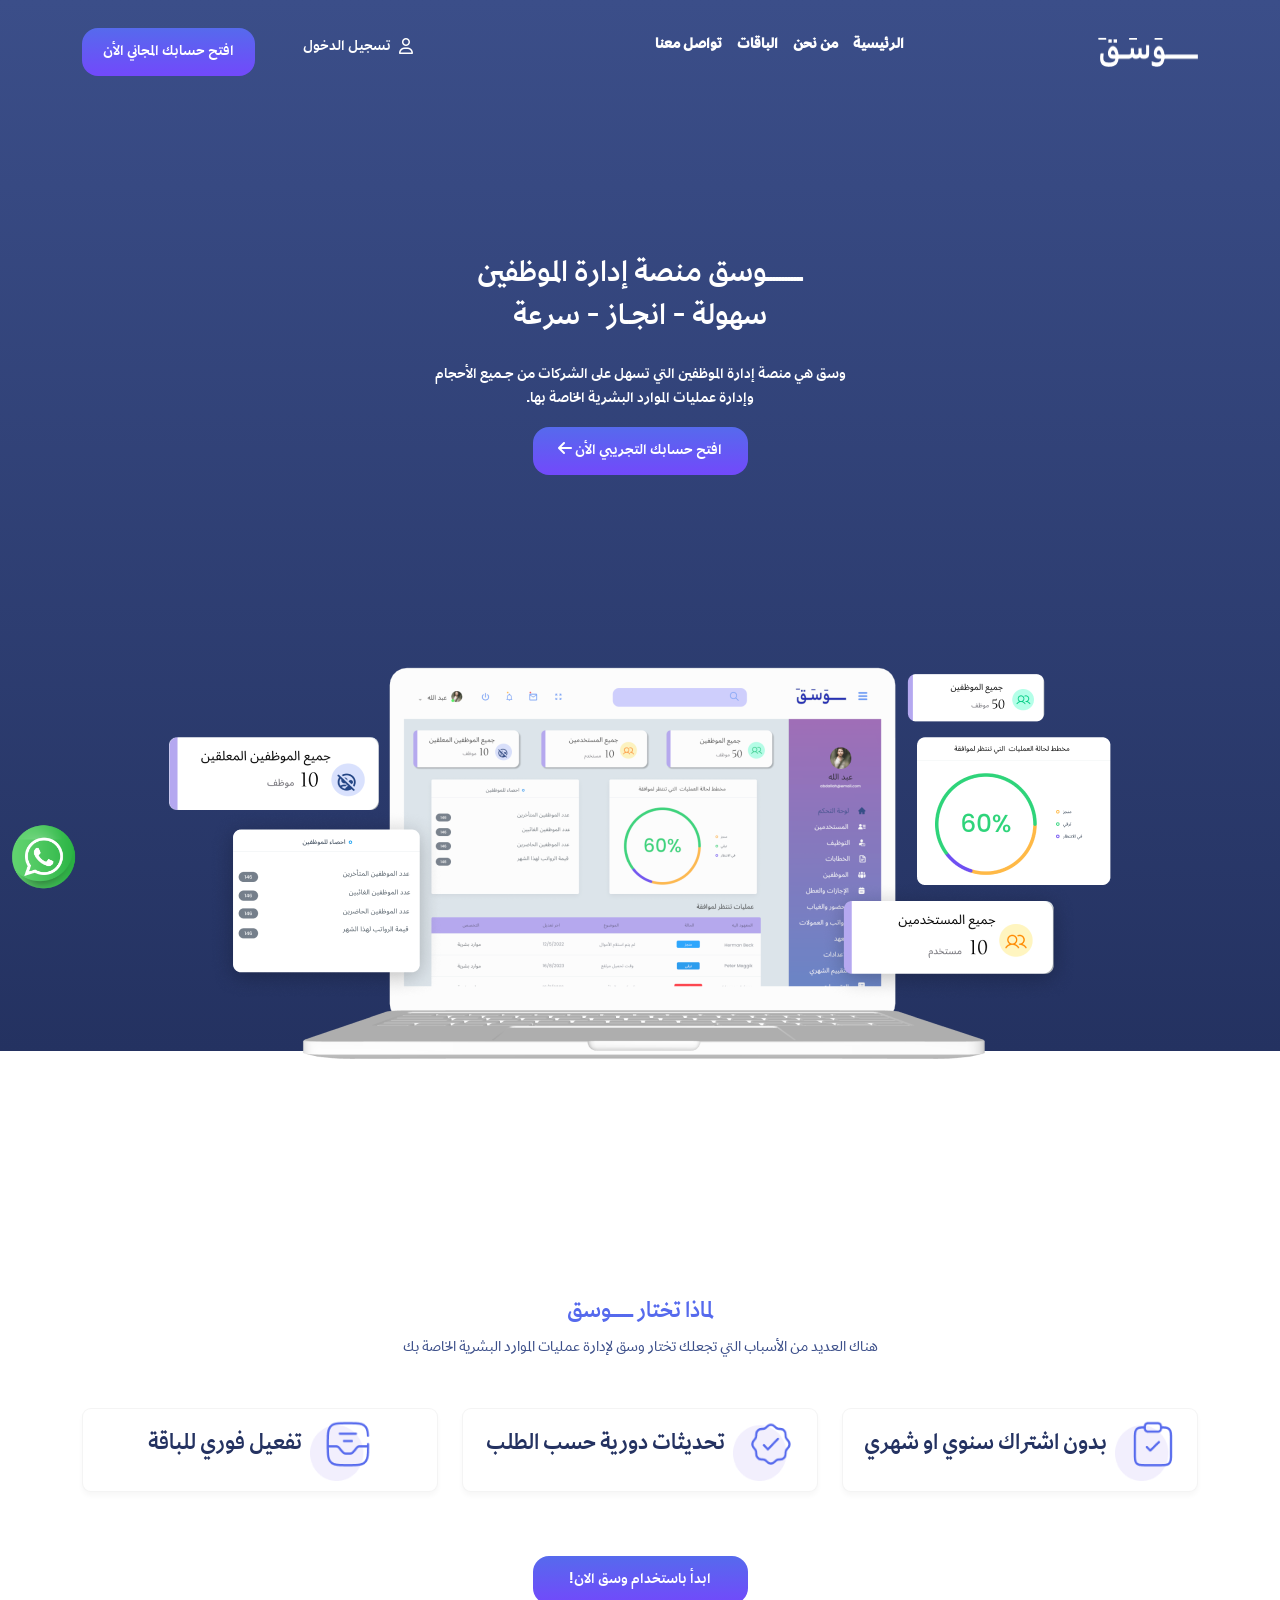
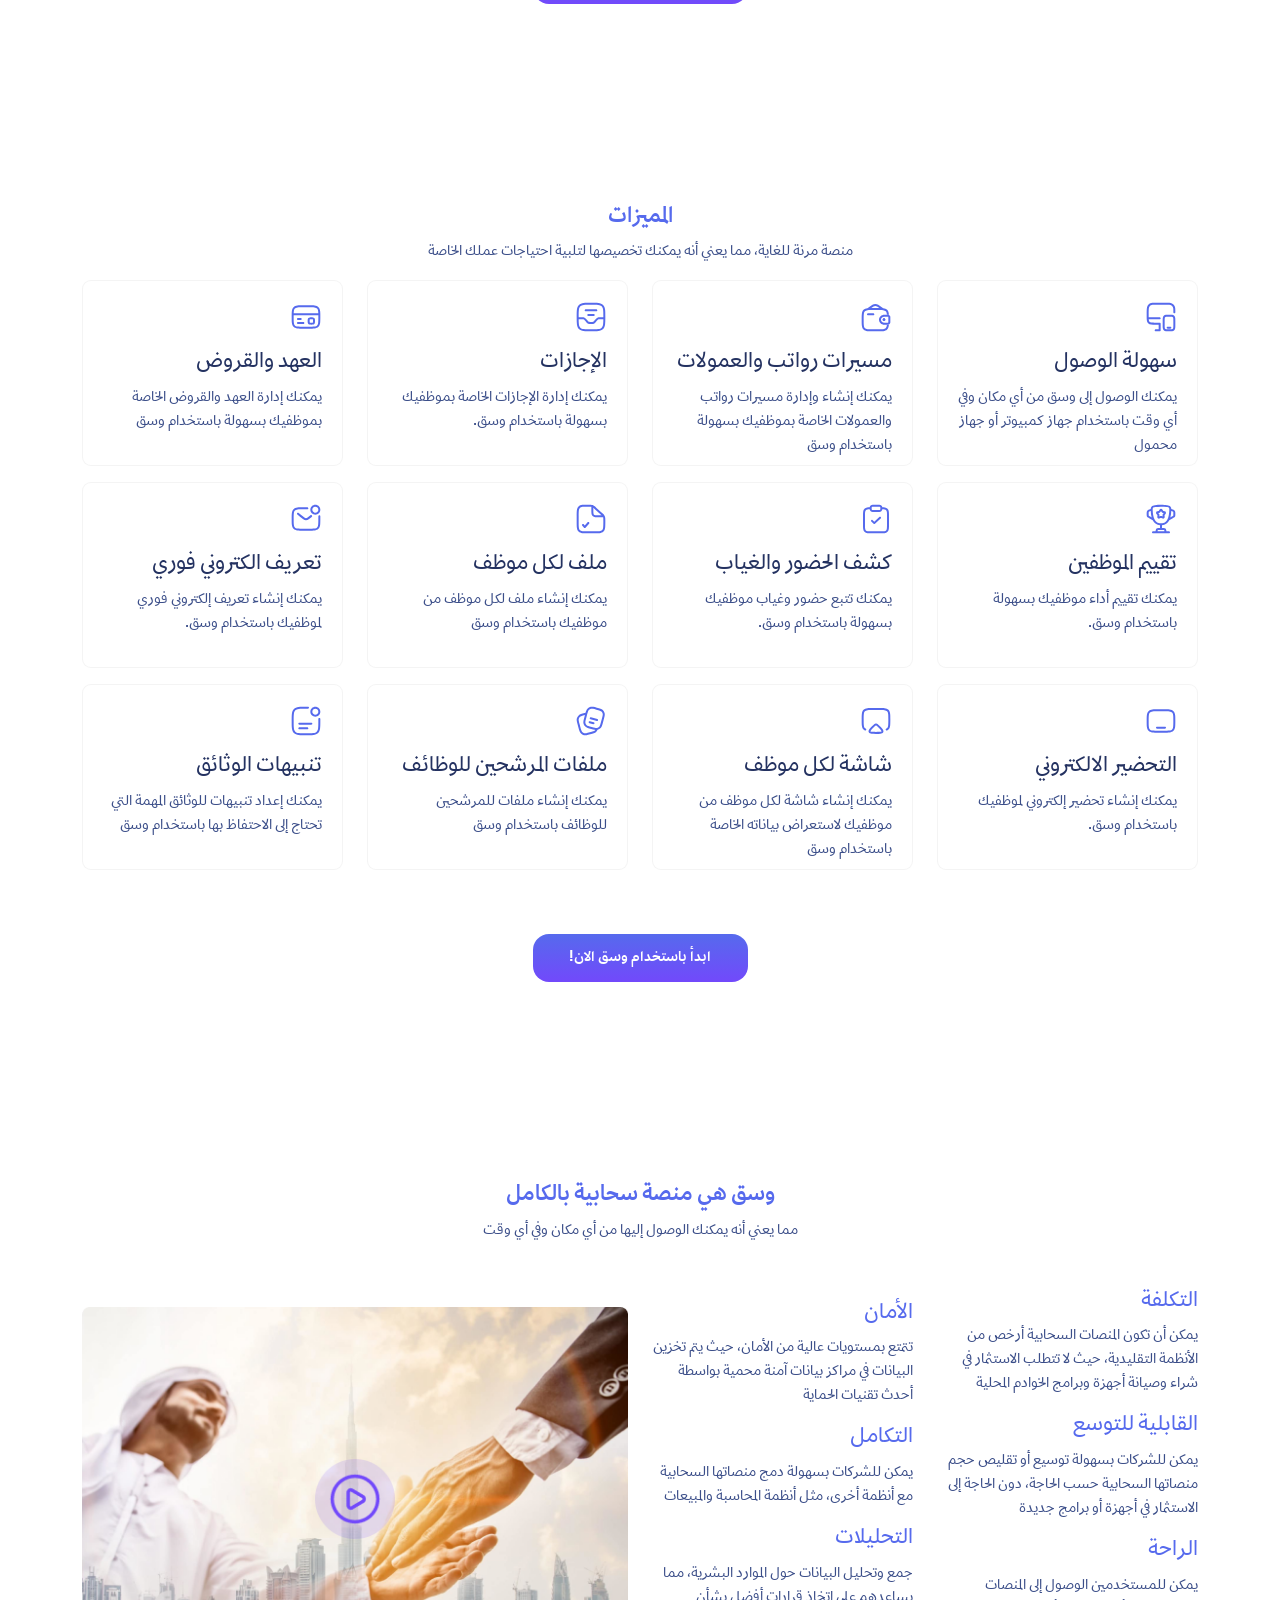
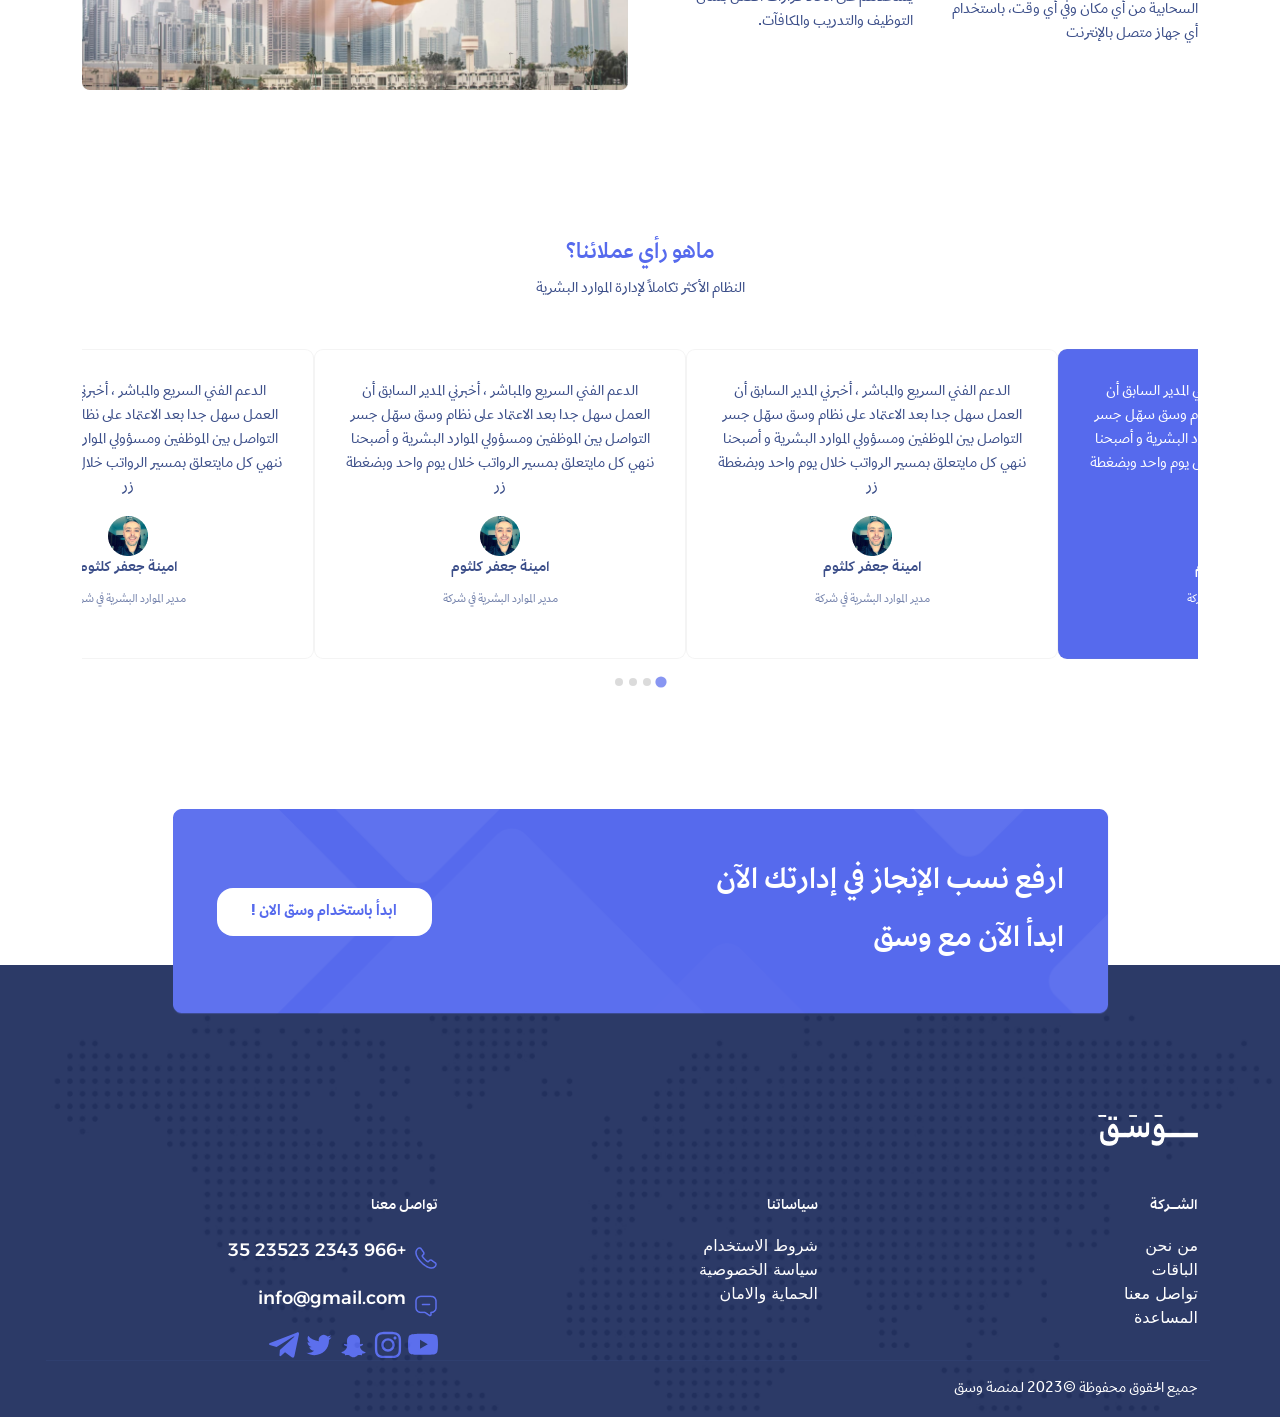
<file: index.html>
<!DOCTYPE html>
<html lang="ar" dir="rtl">
<head>
    <meta charset="UTF-8">
    <meta name="viewport" content="width=device-width, initial-scale=1.0">
     
    <link href="https://cdn.jsdelivr.net/npm/bootstrap@5.3.0/dist/css/bootstrap.min.css" rel="stylesheet" integrity="sha384-9ndCyUaIbzAi2FUVXJi0CjmCapSmO7SnpJef0486qhLnuZ2cdeRhO02iuK6FUUVM" crossorigin="anonymous">
    <link rel="stylesheet" href="https://cdnjs.cloudflare.com/ajax/libs/font-awesome/6.4.0/css/all.min.css" integrity="sha512-iecdLmaskl7CVkqkXNQ/ZH/XLlvWZOJyj7Yy7tcenmpD1ypASozpmT/E0iPtmFIB46ZmdtAc9eNBvH0H/ZpiBw==" crossorigin="anonymous" referrerpolicy="no-referrer" />

    <link rel="stylesheet" href="https://cdn.jsdelivr.net/npm/@splidejs/splide@4.1.4/dist/css/splide.min.css">



    <link rel="stylesheet" href="style.css">
    <link rel="stylesheet" href="normalise.css">

    <title>Document</title>
</head>
<body>
    <div class="parent">
        <header class="">
           
                <nav id="navbar" class="container justify-content-between align-items-center">
                    <div id="menu" class="menu">
                        <img id="mn" src="img/solar_hamburger-menu-outline.png" alt="">
                    </div>
                    <div class="logo">
                        <img id="logo" src="img/logo.png" alt="">
                    </div>
                   

                        <ul id="nav-ul" class="nav-ul d-flex align-items-center ">
                            <div class="d-flex justify-content-between align-items-center mb-5">
                                <img src="img/logo.png" class="mobile-logo" id="mobile-logo" alt="">
                                <i id="mobile-arrow" class="fa-solid fa-arrow-right mobile-arrow"></i>
                            </div>
                
                            <li>
                                <a class="navbar-a-m"  href="index.html">
                                    <img class="img-ul-mobile ml-2" src="img/house.png" alt="">
                                    الرئيسية
                                </a>
                            </li>
                            <li>                              
                                <a class="navbar-a-m"  href="">
                                <img class="img-ul-mobile ml-2" src="img/inter.png" alt="">
                                من نحن
                            </a></li>
                            <li>
                                <a class="navbar-a-m"  href="price.html">
                                    <img class="img-ul-mobile ml-2" src="img/crow.png" alt="">
                                    الباقات
                                </a>
                            </li>
                            <li>
                                <a class="navbar-a-m"  href="">
                                    <img class="img-ul-mobile ml-2" src="img/contact.png" alt="">
                                    تواصل معنا
                                </a>
                            </li>
                            <li class="li-login" id="li-login">
                                <a class="navbar-a-m"  href="">
                                    <img class="img-ul-mobile ml-2" src="img/login.png" alt="">
                                    تسجيل الدخول
                                </a>
                            </li>
                        </ul>

                   
  
                    
                    <div class="content-nav d-flex align-items-center gap-5 ">
         
                        <a href="#" class="login d-flex  gap-2">
                            <i id="log-i" class="fa-regular fa-user login-i"></i>
                            <h2 id="log-h2" class="login-h2">تسجيل الدخول</h2>
                        </a>
                        <div class="">
                            <button class="btn btn-acc dn">افتح حسابك المجاني الأن</button>
                        </div>

                    </div>
                   
    
                </nav>
                <div class="landing container  d-flex justify-content-center align-items-center ">
                    <div class="" >
                        <h1 class="text-center">ــــــــــــوسق منصة إدارة الموظفين<br>
                            سهولة - انجــاز - سرعة
                        </h1>
                        <p class="text-center">وسق هي منصة إدارة الموظفين التي تسهل على الشركات من جـــميع الأحجام <br>
                                وإدارة عمليات الموارد البشرية الخاصة بها.
                        </p>
                        <div class=" d-flex align-items-center justify-content-center">
                            <button class="btn btn-acc-2 align-items-center justify-content-center gap-3">
                                افتح حسابك التجريبي الأن
                                <i class="fa-solid fa-arrow-left"></i>
                            </button>
                        </div>

                    </div>
                </div>
                
                <div class="laptop container d-flex justify-content-center mt-15">
                    <img class="img-fluid" src="img/web.png" alt="">
                    
                </div>
               
                

             
 
                   

                        

  
                

             
 

 

           
            
   
        </header>
 


        <div class="why container text-center ">
            <h2 class="title-h2 mt-5">لماذا تختار ـــــــــــوسق</h2>
            <p class=" title-p mb-5">هناك العديد من الأسباب التي تجعلك تختار وسق لإدارة عمليات الموارد البشرية الخاصة بك</p>
            <div class="row">
                <div class="col-lg-4 col-md-6 col-xs-12">
                    <div class="box-why img-fluid d-flex justify-content-center align-items-center mb-3 gap-2">
                        <img src="img/why-icon-1.png" alt="">
        
                       
                    <h2 class="h2-why">بدون اشتراك سنوي او شهري</h2>

                    </div>
                    
                </div>
                <div class="col-lg-4 col-md-6 col-xs-12">
                    <div class="box-why img-fluid d-flex justify-content-center align-items-center mb-3 gap-2">
                        <img src="img/why-icon-2.png" alt="">
      
                    <h2 class="h2-why"> تحديثات دورية حسب الطلب </h2>

                    </div>
                    
                </div>
                <div class="col-lg-4 col-md-6 col-xs-12">
                    <div class="box-why img-fluid d-flex justify-content-center align-items-center mb-3 gap-2">
                        <img src="img/why-icon-3.png" alt="">
    
                    <h2 class="h2-why"> تفعيل فوري للباقة </h2>

                    </div>
                    
                </div>
                
            </div>
            <button class="btn-acc-2 btn mt-5">ابدأ باستخدام وسق الان!</button>

        </div>
        <div class="features container  ">
            <h2 class="title-h2 text-center">المميزات</h2>
            <p class="title-p text-center">منصة مرنة للغاية، مما يعني أنه يمكنك تخصيصها لتلبية احتياجات عملك الخاصة</p>
            <div class="row ">
                <div class="col-lg-3 col-md-6 col-xs-12  mb-3 d-flex justify-content-center align-items-center ">
                    <div class="box-fea img-fluid ">
                        <div>
                            <svg class="mb-3"  width="32" height="32" viewBox="0 0 32 32" fill="none" xmlns="http://www.w3.org/2000/svg">
                                <path fill-rule="evenodd" clip-rule="evenodd" d="M13.2587 1.66663H20.712C22.2307 1.66663 23.432 1.66663 24.4 1.74929C25.3907 1.83329 26.2267 2.00929 26.9867 2.41463C28.0914 3.00511 28.9962 3.90991 29.5867 5.01463C29.9907 5.77329 30.1667 6.60929 30.2507 7.59996C30.3334 8.56663 30.3334 9.76929 30.3334 11.288V11.3333C30.3334 11.5985 30.228 11.8529 30.0405 12.0404C29.8529 12.2279 29.5986 12.3333 29.3334 12.3333C29.0681 12.3333 28.8138 12.2279 28.6263 12.0404C28.4387 11.8529 28.3334 11.5985 28.3334 11.3333C28.3334 9.75996 28.3334 8.64263 28.2587 7.76929C28.1854 6.90796 28.0454 6.37729 27.8214 5.95729C27.4174 5.20158 26.7984 4.58261 26.0427 4.17863C25.6227 3.95463 25.092 3.81463 24.2307 3.74129C23.3574 3.66796 22.24 3.66663 20.6667 3.66663H13.3334C10.7907 3.66663 8.98536 3.66929 7.61336 3.85329C6.27336 4.03329 5.50003 4.37196 4.93603 4.93596C4.37203 5.49996 4.03336 6.27329 3.85336 7.61463C3.66936 8.98529 3.6667 10.7906 3.6667 13.3333V14.6666C3.6667 15.2786 3.6667 15.832 3.67203 16.3333H14.6667C14.9319 16.3333 15.1863 16.4386 15.3738 16.6262C15.5613 16.8137 15.6667 17.0681 15.6667 17.3333C15.6667 17.5985 15.5613 17.8529 15.3738 18.0404C15.1863 18.2279 14.9319 18.3333 14.6667 18.3333H3.7427C3.7587 18.5413 3.78003 18.7373 3.80403 18.9226C3.93603 19.9013 4.17736 20.4186 4.54536 20.788C4.9147 21.1573 5.43203 21.3973 6.41203 21.5293C7.41736 21.664 8.75336 21.6666 10.6667 21.6666H14.6667C14.9319 21.6666 15.1863 21.772 15.3738 21.9595C15.5613 22.1471 15.6667 22.4014 15.6667 22.6666V29.3333C15.6667 29.5985 15.5613 29.8529 15.3738 30.0404C15.1863 30.2279 14.9319 30.3333 14.6667 30.3333H10.6667C10.4015 30.3333 10.1471 30.2279 9.95959 30.0404C9.77205 29.8529 9.6667 29.5985 9.6667 29.3333C9.6667 29.0681 9.77205 28.8137 9.95959 28.6262C10.1471 28.4386 10.4015 28.3333 10.6667 28.3333H13.6667V23.6666H10.5934C8.7707 23.6666 7.30003 23.6666 6.14403 23.512C4.94403 23.3493 3.93336 23.0053 3.1307 22.2026C2.32803 21.4 1.98403 20.3893 1.8227 19.1893C1.75736 18.7093 1.72003 18.1733 1.69736 17.5813C1.66093 17.4387 1.65638 17.2898 1.68403 17.1453C1.6667 16.424 1.6667 15.6226 1.6667 14.74V13.2586C1.6667 10.808 1.6667 8.86663 1.8707 7.34796C2.08136 5.78529 2.52403 4.51996 3.52136 3.52129C4.52003 2.52396 5.78536 2.08129 7.34803 1.87063C8.86803 1.66663 10.808 1.66663 13.2587 1.66663ZM23.9307 13.6666H24.0694C25.268 13.6666 26.2667 13.6666 27.0587 13.7733C27.896 13.8853 28.652 14.1333 29.2587 14.7413C29.8667 15.348 30.1147 16.104 30.2267 16.9413C30.3334 17.7333 30.3334 18.7333 30.3334 19.9306V24.0693C30.3334 25.268 30.3334 26.2666 30.2267 27.0586C30.1147 27.896 29.8667 28.652 29.2587 29.2586C28.652 29.8666 27.896 30.1146 27.0587 30.2266C26.2667 30.3333 25.268 30.3333 24.0694 30.3333H23.9307C22.732 30.3333 21.7334 30.3333 20.9414 30.2266C20.104 30.1146 19.348 29.8666 18.7414 29.2586C18.1334 28.652 17.8854 27.896 17.7734 27.0586C17.6667 26.2666 17.6667 25.268 17.6667 24.0693V19.9306C17.6667 18.732 17.6667 17.7333 17.7734 16.9413C17.8854 16.104 18.1334 15.348 18.7414 14.7413C19.348 14.1333 20.104 13.8853 20.9414 13.7733C21.7334 13.6666 22.732 13.6666 23.9307 13.6666ZM21.2067 15.7546C20.592 15.8386 20.328 15.9813 20.1547 16.1546C19.9814 16.328 19.8387 16.592 19.7547 17.208C19.6694 17.8506 19.6667 18.7146 19.6667 20V24C19.6667 25.2853 19.6694 26.1493 19.7547 26.7933C19.8387 27.408 19.9814 27.672 20.1547 27.8453C20.328 28.0186 20.592 28.1613 21.208 28.2453C21.8507 28.3306 22.7147 28.3333 24 28.3333C25.2854 28.3333 26.1494 28.3306 26.7934 28.244C27.408 28.1613 27.672 28.0186 27.8454 27.844C28.0187 27.6706 28.1614 27.408 28.2454 26.7933C28.3307 26.1493 28.3334 25.2853 28.3334 24V20C28.3334 18.7146 28.3307 17.8506 28.244 17.2066C28.1614 16.592 28.0187 16.328 27.844 16.1546C27.6707 15.9813 27.408 15.8386 26.7934 15.7546C26.1494 15.6693 25.2854 15.6666 24 15.6666C22.7147 15.6666 21.8507 15.6693 21.2067 15.7546ZM21.6667 26.6666C21.6667 26.4014 21.7721 26.1471 21.9596 25.9595C22.1471 25.772 22.4015 25.6666 22.6667 25.6666H25.3334C25.5986 25.6666 25.8529 25.772 26.0405 25.9595C26.228 26.1471 26.3334 26.4014 26.3334 26.6666C26.3334 26.9318 26.228 27.1862 26.0405 27.3737C25.8529 27.5613 25.5986 27.6666 25.3334 27.6666H22.6667C22.4015 27.6666 22.1471 27.5613 21.9596 27.3737C21.7721 27.1862 21.6667 26.9318 21.6667 26.6666Z" fill="#566AED"/>
                                </svg>

                        </div>

                            
                        <h2>سهولة الوصول</h2>
                        <p>يمكنك الوصول إلى وسق من أي مكان وفي أي وقت باستخدام جهاز كمبيوتر أو جهاز محمول</p>
                    </div>

                </div>
                <div class="col-lg-3 col-md-6 col-xs-12  mb-3 d-flex justify-content-center align-items-center">
                    <div class="box-fea img-fluid  ">
                        <div>
                            <svg class="mb-3" width="32" height="32" viewBox="0 0 32 32" fill="none" xmlns="http://www.w3.org/2000/svg">
                                <path fill-rule="evenodd" clip-rule="evenodd" d="M27.8987 15.6667H24.3067C22.408 15.6667 20.9987 17.0787 20.9987 18.6667C20.9987 20.2547 22.408 21.6667 24.3053 21.6667H27.9293C28.204 21.6494 28.3227 21.4641 28.332 21.3521V15.9814C28.3227 15.8694 28.204 15.6841 27.9293 15.6681H27.8973L27.8987 15.6667ZM27.8 13.6667C27.888 13.6667 27.9733 13.6667 28.0533 13.6721C29.2133 13.7427 30.2413 14.6187 30.328 15.8427C30.3333 15.9227 30.3333 16.0094 30.3333 16.0894V21.2441C30.3333 21.3241 30.3333 21.4107 30.328 21.4907C30.2413 22.7147 29.2133 23.5907 28.052 23.6627C27.9733 23.6667 27.888 23.6667 27.7987 23.6667H24.308C21.448 23.6667 19 21.4961 19 18.6667C19 15.8374 21.448 13.6667 24.3067 13.6667H27.8Z" fill="#566AED"/>
                                <path d="M25.3334 18.6667C25.3334 19.0203 25.1929 19.3595 24.9428 19.6095C24.6928 19.8596 24.3536 20 24 20C23.6464 20 23.3073 19.8596 23.0572 19.6095C22.8072 19.3595 22.6667 19.0203 22.6667 18.6667C22.6667 18.3131 22.8072 17.9739 23.0572 17.7239C23.3073 17.4739 23.6464 17.3334 24 17.3334C24.3536 17.3334 24.6928 17.4739 24.9428 17.7239C25.1929 17.9739 25.3334 18.3131 25.3334 18.6667Z" fill="#566AED"/>
                                <path fill-rule="evenodd" clip-rule="evenodd" d="M27.8 13.6667C28.1825 13.6522 28.5633 13.7252 28.9134 13.88C28.7707 11.7387 28.3774 10.088 27.1454 8.8547C26.1467 7.85737 24.8814 7.4147 23.3187 7.20404L23.2627 7.19737C23.2487 7.18679 23.2345 7.17656 23.22 7.1667L18.2387 3.86404C17.3746 3.30014 16.3651 2.99988 15.3334 2.99988C14.3016 2.99988 13.2921 3.30014 12.428 3.86404L7.44802 7.1667C7.43309 7.17654 7.41842 7.18677 7.40402 7.19737L7.34802 7.20404C5.78535 7.4147 4.52002 7.85737 3.52135 8.8547C2.52402 9.85337 2.08135 11.1187 1.87069 12.6814C1.66669 14.2014 1.66669 16.1414 1.66669 18.592V18.7414C1.66669 21.192 1.66669 23.1334 1.87069 24.652C2.08135 26.2147 2.52402 27.48 3.52135 28.4787C4.52002 29.476 5.78535 29.9187 7.34802 30.1294C8.86802 30.3334 10.808 30.3334 13.2587 30.3334H17.408C19.8587 30.3334 21.8 30.3334 23.3187 30.1294C24.8814 29.9187 26.1467 29.476 27.1454 28.4787C28.3774 27.2454 28.7707 25.5947 28.9134 23.452C28.644 23.572 28.3534 23.644 28.052 23.6627C27.9734 23.6667 27.888 23.6667 27.7987 23.6667H26.8907C26.7387 25.4547 26.396 26.4 25.7307 27.064C25.1667 27.628 24.3934 27.9667 23.052 28.1467C21.6827 28.3307 19.876 28.3334 17.3334 28.3334H13.3334C10.7907 28.3334 8.98535 28.3307 7.61335 28.1467C6.27335 27.9667 5.50002 27.628 4.93602 27.064C4.37202 26.5 4.03335 25.7267 3.85335 24.3854C3.66935 23.016 3.66669 21.2094 3.66669 18.6667C3.66669 16.124 3.66935 14.3187 3.85335 12.9467C4.03335 11.6067 4.37202 10.8334 4.93602 10.2694C5.50002 9.70537 6.27335 9.3667 7.61469 9.1867C8.98535 9.0027 10.7907 9.00004 13.3334 9.00004H17.3334C19.876 9.00004 21.6827 9.0027 23.0534 9.1867C24.3934 9.3667 25.1667 9.70537 25.7307 10.2694C26.396 10.9334 26.7387 11.8787 26.8907 13.6667H27.8ZM13.2587 7.00004H17.408C18.0974 7.00004 18.7454 7.00004 19.3547 7.00404L17.1334 5.5307C16.0667 4.82404 14.6 4.82404 13.5334 5.5307L11.3107 7.00404C11.9214 7.00004 12.5694 7.00004 13.2574 7.00004H13.2587Z" fill="#566AED"/>
                                <path d="M8 12.3334C7.73478 12.3334 7.48043 12.4387 7.29289 12.6263C7.10536 12.8138 7 13.0682 7 13.3334C7 13.5986 7.10536 13.8529 7.29289 14.0405C7.48043 14.228 7.73478 14.3334 8 14.3334H13.3333C13.5985 14.3334 13.8529 14.228 14.0404 14.0405C14.228 13.8529 14.3333 13.5986 14.3333 13.3334C14.3333 13.0682 14.228 12.8138 14.0404 12.6263C13.8529 12.4387 13.5985 12.3334 13.3333 12.3334H8Z" fill="#566AED"/>
                                <path d="M25.3334 18.6667C25.3334 19.0203 25.1929 19.3595 24.9428 19.6095C24.6928 19.8596 24.3536 20 24 20C23.6464 20 23.3073 19.8596 23.0572 19.6095C22.8072 19.3595 22.6667 19.0203 22.6667 18.6667C22.6667 18.3131 22.8072 17.9739 23.0572 17.7239C23.3073 17.4739 23.6464 17.3334 24 17.3334C24.3536 17.3334 24.6928 17.4739 24.9428 17.7239C25.1929 17.9739 25.3334 18.3131 25.3334 18.6667Z" fill="#566AED"/>
                                </svg>

                        </div>

                        <h2>مسيرات رواتب والعمولات</h2>
                        <p>يمكنك إنشاء وإدارة مسيرات رواتب والعمولات الخاصة بموظفيك بسهولة باستخدام وسق</p>
                    </div>

                </div>
                <div class="col-lg-3 col-md-6 col-xs-12  mb-3 d-flex justify-content-center align-items-center ">
                    <div class="box-fea img-fluid  ">
                        <div>
                            <svg class="mb-3" width="32" height="32" viewBox="0 0 32 32" fill="none" xmlns="http://www.w3.org/2000/svg">
                                <path fill-rule="evenodd" clip-rule="evenodd" d="M15.924 1.66663H16.076C19.1547 1.66663 21.5667 1.66663 23.4493 1.91996C25.3747 2.17863 26.8947 2.71996 28.088 3.91196C29.2813 5.10529 29.8213 6.62529 30.08 8.55196C30.3333 10.4333 30.3333 12.8453 30.3333 15.924V17.2973C30.3342 17.3226 30.3342 17.348 30.3333 17.3733C30.328 19.8426 30.2973 21.84 30.08 23.448C29.8213 25.3746 29.28 26.8946 28.088 28.088C26.8947 29.2813 25.3747 29.8213 23.448 30.08C21.5667 30.3333 19.1547 30.3333 16.076 30.3333H15.924C12.8453 30.3333 10.4333 30.3333 8.55067 30.08C6.62533 29.8213 5.10533 29.28 3.912 28.088C2.71867 26.8946 2.17867 25.3746 1.92 23.448C1.70267 21.8386 1.672 19.8426 1.66667 17.3733C1.66572 17.348 1.66572 17.3226 1.66667 17.2973V15.924C1.66667 12.8453 1.66667 10.4333 1.92 8.55063C2.17867 6.62529 2.72 5.10529 3.912 3.91196C5.10533 2.71863 6.62533 2.17863 8.552 1.91996C10.4333 1.66663 12.8453 1.66663 15.924 1.66663ZM3.67067 18.3333C3.684 20.3373 3.73067 21.9066 3.90133 23.1813C4.13067 24.8866 4.568 25.9146 5.32667 26.6746C6.08667 27.4333 7.11333 27.8693 8.81867 28.0986C10.552 28.3306 12.8293 28.3333 16 28.3333C19.1707 28.3333 21.448 28.3306 23.1813 28.0986C24.8867 27.8693 25.9147 27.432 26.6747 26.6733C27.4333 25.9133 27.8693 24.8866 28.0987 23.1813C28.2693 21.9066 28.316 20.3373 28.328 18.3333H25.12C23.8213 18.3333 23.4813 18.3546 23.1973 18.4853C22.912 18.6173 22.6747 18.8613 21.8293 19.8453L21.0227 20.788L20.9053 20.924C20.236 21.7066 19.7053 22.3266 18.972 22.664C18.2387 23.0013 17.4227 23.0013 16.3933 23H15.608C14.5773 23 13.7613 23.0026 13.028 22.664C12.2947 22.3266 11.764 21.7066 11.0947 20.924C11.0547 20.88 11.0173 20.8346 10.9773 20.788L10.1707 19.8466C9.32533 18.86 9.088 18.6173 8.80267 18.4866C8.51867 18.3546 8.17867 18.3333 6.88 18.3333H3.67067ZM28.3333 16.3333H24.9413C23.9107 16.3333 23.0947 16.3306 22.3613 16.6693C21.628 17.0066 21.0973 17.6266 20.428 18.4093C20.388 18.4533 20.3507 18.4986 20.3107 18.5453L19.504 19.4866C18.6587 20.4733 18.4213 20.716 18.136 20.8466C17.852 20.9786 17.512 21 16.2133 21H15.7867C14.488 21 14.148 20.9786 13.864 20.848C13.5787 20.716 13.3413 20.472 12.496 19.488L11.6893 18.5453L11.572 18.4093C10.9027 17.6266 10.372 17.0066 9.63867 16.6693C8.90533 16.3306 8.08933 16.332 7.06 16.3333H3.66667V16C3.66667 12.8293 3.66933 10.552 3.90133 8.81863C4.13067 7.11329 4.568 6.08529 5.32667 5.32529C6.08667 4.56663 7.11333 4.13063 8.81867 3.90129C10.552 3.66929 12.8293 3.66663 16 3.66663C19.1707 3.66663 21.448 3.66929 23.1813 3.90129C24.8867 4.13063 25.9147 4.56796 26.6747 5.32663C27.4333 6.08663 27.8693 7.11329 28.0987 8.81863C28.3307 10.552 28.3333 12.8293 28.3333 16V16.3333ZM9.66667 9.33329C9.66667 9.06808 9.77203 8.81372 9.95956 8.62619C10.1471 8.43865 10.4015 8.33329 10.6667 8.33329H21.3333C21.5986 8.33329 21.8529 8.43865 22.0404 8.62619C22.228 8.81372 22.3333 9.06808 22.3333 9.33329C22.3333 9.59851 22.228 9.85286 22.0404 10.0404C21.8529 10.2279 21.5986 10.3333 21.3333 10.3333H10.6667C10.4015 10.3333 10.1471 10.2279 9.95956 10.0404C9.77203 9.85286 9.66667 9.59851 9.66667 9.33329ZM12.3333 14C12.3333 13.7347 12.4387 13.4804 12.6262 13.2929C12.8138 13.1053 13.0681 13 13.3333 13H18.6667C18.9319 13 19.1862 13.1053 19.3738 13.2929C19.5613 13.4804 19.6667 13.7347 19.6667 14C19.6667 14.2652 19.5613 14.5195 19.3738 14.7071C19.1862 14.8946 18.9319 15 18.6667 15H13.3333C13.0681 15 12.8138 14.8946 12.6262 14.7071C12.4387 14.5195 12.3333 14.2652 12.3333 14Z" fill="#566AED"/>
                                </svg>

                        </div>
                        
                            
                        <h2>الإجازات</h2>
                        <p>يمكنك إدارة الإجازات الخاصة بموظفيك بسهولة باستخدام وسق.</p>
                    </div>

                </div>
                <div class="col-lg-3 col-md-6 col-xs-12  mb-3 d-flex justify-content-center align-items-center">
                    <div class="box-fea img-fluid  ">
                        <div>
                            <svg class="mb-3" width="32" height="32" viewBox="0 0 32 32" fill="none" xmlns="http://www.w3.org/2000/svg">
                                <path fill-rule="evenodd" clip-rule="evenodd" d="M13.2587 4.33337H18.7413C21.192 4.33337 23.1333 4.33337 24.652 4.53737C26.2147 4.74804 27.48 5.19071 28.4787 6.18804C29.476 7.18671 29.9187 8.45204 30.1293 10.0147C30.2493 10.912 30.2987 11.956 30.3187 13.1654C30.3361 13.2667 30.3379 13.3701 30.324 13.472C30.3333 14.2267 30.3333 15.0427 30.3333 15.9254V16.0747C30.3333 18.5254 30.3333 20.4667 30.1293 21.9854C29.9187 23.548 29.476 24.8134 28.4787 25.812C27.48 26.8094 26.2147 27.252 24.652 27.4627C23.132 27.6667 21.192 27.6667 18.7413 27.6667H13.2587C10.808 27.6667 8.86667 27.6667 7.348 27.4627C5.78533 27.252 4.52 26.8094 3.52133 25.812C2.524 24.8134 2.08133 23.548 1.87067 21.9854C1.66667 20.4654 1.66667 18.5254 1.66667 16.0747V15.9254C1.66667 15.0427 1.66667 14.2267 1.676 13.472C1.6617 13.3702 1.66305 13.2668 1.68 13.1654C1.70133 11.956 1.75067 10.912 1.87067 10.0147C2.08133 8.45204 2.524 7.18671 3.52133 6.18804C4.52 5.19071 5.78533 4.74804 7.348 4.53737C8.868 4.33337 10.808 4.33337 13.2587 4.33337ZM3.66933 14.3334C3.66667 14.8507 3.66667 15.4054 3.66667 16C3.66667 18.5427 3.66933 20.348 3.85333 21.72C4.03333 23.06 4.372 23.8334 4.936 24.3974C5.5 24.9614 6.27333 25.3 7.61467 25.48C8.98533 25.664 10.7907 25.6667 13.3333 25.6667H18.6667C21.2093 25.6667 23.016 25.664 24.3867 25.48C25.7267 25.3 26.5 24.9614 27.064 24.3974C27.628 23.8334 27.9667 23.06 28.1467 21.7187C28.3307 20.348 28.3333 18.5427 28.3333 16C28.3333 15.4054 28.3333 14.8507 28.3307 14.3334H3.66933ZM28.2987 12.3334H3.70133C3.728 11.5507 3.77333 10.8747 3.85333 10.28C4.03333 8.94004 4.372 8.16671 4.936 7.60271C5.5 7.03871 6.27333 6.70004 7.61467 6.52004C8.98533 6.33604 10.7907 6.33337 13.3333 6.33337H18.6667C21.2093 6.33337 23.016 6.33604 24.3867 6.52004C25.7267 6.70004 26.5 7.03871 27.064 7.60271C27.628 8.16671 27.9667 8.94004 28.1467 10.2814C28.2267 10.8747 28.272 11.5507 28.2987 12.3334ZM21.2733 16.3334H21.3933C21.9707 16.3334 22.5 16.3334 22.9293 16.3907C23.404 16.4547 23.904 16.604 24.316 17.0174C24.7293 17.4294 24.8787 17.9294 24.9427 18.404C25 18.8347 25 19.364 25 19.94V20.06C25 20.6374 25 21.1667 24.9427 21.596C24.8787 22.0707 24.7293 22.5707 24.316 22.9827C23.904 23.396 23.404 23.5454 22.9293 23.6094C22.4987 23.6667 21.9693 23.6667 21.3933 23.6667H21.2733C20.696 23.6667 20.1667 23.6667 19.7373 23.6094C19.2627 23.5454 18.7627 23.396 18.3507 22.9827C17.9373 22.5707 17.788 22.0707 17.724 21.596C17.6667 21.1654 17.6667 20.636 17.6667 20.06V19.94C17.6667 19.3627 17.6667 18.8334 17.724 18.404C17.788 17.9294 17.9373 17.4294 18.3507 17.0174C18.7627 16.604 19.2627 16.4547 19.7373 16.3907C20.168 16.3334 20.6973 16.3334 21.2733 16.3334ZM19.7667 18.4294L19.764 18.4307L19.7627 18.4347C19.7338 18.5106 19.715 18.5899 19.7067 18.6707C19.6693 18.9507 19.6667 19.3427 19.6667 20C19.6667 20.6574 19.6693 21.0494 19.7067 21.3294C19.715 21.4101 19.7338 21.4895 19.7627 21.5654L19.764 21.5694L19.768 21.5707C19.8439 21.5995 19.9232 21.6184 20.004 21.6267C20.284 21.664 20.676 21.6667 21.3333 21.6667C21.9907 21.6667 22.3827 21.664 22.6627 21.6267C22.7434 21.6184 22.8228 21.5995 22.8987 21.5707L22.9027 21.5694L22.904 21.5654C22.9328 21.4895 22.9516 21.4101 22.96 21.3294C22.9973 21.0494 23 20.6574 23 20C23 19.3427 22.9973 18.9507 22.96 18.6707C22.9516 18.5899 22.9328 18.5106 22.904 18.4347L22.9027 18.4307L22.8987 18.4294C22.8228 18.4005 22.7434 18.3817 22.6627 18.3734C22.3827 18.336 21.9907 18.3334 21.3333 18.3334C20.676 18.3334 20.284 18.336 20.004 18.3734C19.9232 18.3817 19.8439 18.4005 19.768 18.4294H19.7667ZM7 18C7 17.7348 7.10536 17.4805 7.29289 17.2929C7.48043 17.1054 7.73478 17 8 17H10.6667C10.9319 17 11.1862 17.1054 11.3738 17.2929C11.5613 17.4805 11.6667 17.7348 11.6667 18C11.6667 18.2653 11.5613 18.5196 11.3738 18.7071C11.1862 18.8947 10.9319 19 10.6667 19H8C7.73478 19 7.48043 18.8947 7.29289 18.7071C7.10536 18.5196 7 18.2653 7 18ZM7 22C7 21.7348 7.10536 21.4805 7.29289 21.2929C7.48043 21.1054 7.73478 21 8 21H13.3333C13.5985 21 13.8529 21.1054 14.0404 21.2929C14.228 21.4805 14.3333 21.7348 14.3333 22C14.3333 22.2653 14.228 22.5196 14.0404 22.7071C13.8529 22.8947 13.5985 23 13.3333 23H8C7.73478 23 7.48043 22.8947 7.29289 22.7071C7.10536 22.5196 7 22.2653 7 22Z" fill="#566AED"/>
                                </svg>

                        </div>
                       
                            
                        <h2>العهد والقروض</h2>
                        <p>يمكنك إدارة العهد والقروض الخاصة بموظفيك بسهولة باستخدام وسق</p>
                    </div>

                </div>
                <div class="col-lg-3 col-md-6 col-xs-12  mb-3 d-flex justify-content-center align-items-center">
                    <div class="box-fea img-fluid ">
                        <div>
                            <svg class="mb-3" width="32" height="32" viewBox="0 0 32 32" fill="none" xmlns="http://www.w3.org/2000/svg">
                                <path fill-rule="evenodd" clip-rule="evenodd" d="M14.6854 6.39984C14.9147 6.09984 15.3307 5.6665 16 5.6665C16.6694 5.6665 17.0854 6.09984 17.3147 6.39984C17.5347 6.68517 17.7547 7.08117 17.9814 7.48784L18.1427 7.7785L18.2187 7.91184L18.3507 7.9425L18.668 8.0145C19.104 8.11317 19.5387 8.2105 19.872 8.3425C20.24 8.48784 20.7387 8.76917 20.932 9.38917C21.1214 9.99584 20.8827 10.5105 20.6747 10.8425C20.4814 11.1492 20.188 11.4905 19.888 11.8412L19.6747 12.0918L19.5654 12.2212C19.568 12.2692 19.5747 12.3252 19.5814 12.4012L19.6134 12.7345C19.6587 13.2025 19.7027 13.6558 19.6867 14.0185C19.6707 14.3998 19.58 14.9758 19.0627 15.3665C18.5294 15.7718 17.9427 15.6838 17.5694 15.5758C17.2254 15.4785 16.8187 15.2905 16.4094 15.1025L16.1134 14.9652L16 14.9132L15.8867 14.9665L15.5894 15.1025C15.1814 15.2905 14.7747 15.4785 14.4307 15.5758C14.0574 15.6825 13.4707 15.7718 12.9374 15.3665C12.4214 14.9758 12.3294 14.3998 12.3134 14.0198C12.2974 13.6558 12.34 13.2025 12.3867 12.7332L12.4187 12.3998L12.436 12.2212C12.3994 12.1778 12.3625 12.1347 12.3254 12.0918L12.112 11.8412C11.812 11.4905 11.5187 11.1478 11.3254 10.8412C11.1174 10.5105 10.8787 9.99584 11.068 9.38784C11.26 8.7705 11.76 8.48784 12.128 8.3425C12.4614 8.2105 12.896 8.11317 13.332 8.0145L13.6494 7.9425L13.7827 7.91184L13.8574 7.7785L14.0187 7.48784C14.2454 7.08117 14.4654 6.68517 14.6854 6.39984ZM16 8.04517C15.9227 8.17984 15.836 8.3345 15.7347 8.51717L15.604 8.75184L15.5734 8.80517C15.4694 8.99717 15.296 9.3145 15.0067 9.5345C14.712 9.7585 14.356 9.83584 14.1494 9.88117L14.0907 9.89317L13.8374 9.9505C13.6027 10.0038 13.412 10.0465 13.2507 10.0878C13.356 10.2172 13.4934 10.3798 13.672 10.5892L13.8454 10.7918L13.8854 10.8372C14.0294 11.0038 14.2614 11.2705 14.3694 11.6172C14.476 11.9585 14.4387 12.3105 14.416 12.5318L14.4094 12.5945L14.3827 12.8652C14.3622 13.0694 14.3435 13.2739 14.3267 13.4785C14.4667 13.4172 14.624 13.3452 14.812 13.2585L15.0507 13.1492L15.104 13.1225C15.296 13.0332 15.628 12.8758 16 12.8758C16.372 12.8758 16.704 13.0332 16.896 13.1238L16.9494 13.1492L17.188 13.2585C17.3747 13.3452 17.5347 13.4185 17.6734 13.4785C17.6566 13.2739 17.6379 13.0694 17.6174 12.8652L17.5907 12.5945L17.584 12.5318C17.5614 12.3092 17.524 11.9585 17.6307 11.6172C17.7374 11.2705 17.9707 11.0038 18.1147 10.8372L18.1547 10.7918L18.328 10.5892C18.5067 10.3798 18.644 10.2172 18.7494 10.0878C18.588 10.0478 18.3974 10.0038 18.1627 9.9505L17.9094 9.89317L17.8507 9.87984C17.644 9.83584 17.288 9.7585 16.9934 9.53317C16.704 9.3145 16.5307 8.99717 16.4267 8.8065L16.396 8.75184L16.2654 8.51717C16.164 8.3345 16.0787 8.17984 16 8.04517Z" fill="#566AED"/>
                                <path fill-rule="evenodd" clip-rule="evenodd" d="M9.99735 2.14258C11.9815 1.81732 13.9894 1.6581 16 1.66658C18.4374 1.66658 20.452 1.88125 22.0027 2.14258L22.1827 2.17325C23.5294 2.39858 24.6494 2.58658 25.524 3.66391C26.0854 4.35591 26.2667 5.10391 26.308 5.93725L26.964 6.15591C27.5814 6.36125 28.124 6.54258 28.552 6.74258C29.016 6.95858 29.4414 7.23591 29.7667 7.68791C30.092 8.13858 30.2214 8.63058 30.28 9.13858C30.3334 9.60925 30.3334 10.1786 30.3334 10.8319V11.0239C30.3334 11.5599 30.3334 12.0332 30.2934 12.4292C30.2507 12.8572 30.156 13.2746 29.92 13.6772C29.6814 14.0812 29.3627 14.3666 29.0094 14.6119C28.6827 14.8386 28.2694 15.0692 27.8 15.3292L24.28 17.2852C23.56 18.6999 22.5734 19.9612 21.2134 20.8719C20.0467 21.6546 18.6507 22.1506 17 22.2919V24.9999H18.9067C19.4461 24.9999 19.9689 25.1869 20.3861 25.5289C20.8032 25.8709 21.089 26.3469 21.1947 26.8759L21.4867 28.3332H24C24.2652 28.3332 24.5196 28.4386 24.7071 28.6261C24.8947 28.8137 25 29.068 25 29.3332C25 29.5985 24.8947 29.8528 24.7071 30.0404C24.5196 30.2279 24.2652 30.3332 24 30.3332H8.00002C7.7348 30.3332 7.48045 30.2279 7.29291 30.0404C7.10538 29.8528 7.00002 29.5985 7.00002 29.3332C7.00002 29.068 7.10538 28.8137 7.29291 28.6261C7.48045 28.4386 7.7348 28.3332 8.00002 28.3332H10.5134L10.8054 26.8759C10.9111 26.3469 11.1968 25.8709 11.614 25.5289C12.0311 25.1869 12.5539 24.9999 13.0934 24.9999H15V22.2919C13.3494 22.1506 11.9534 21.6546 10.7867 20.8732C9.42802 19.9612 8.44002 18.6999 7.72002 17.2852L4.20002 15.3292C3.78582 15.1093 3.38226 14.87 2.99069 14.6119C2.62192 14.3723 2.31126 14.0535 2.08135 13.6786C1.86479 13.2953 1.73677 12.8684 1.70669 12.4292C1.66669 12.0332 1.66669 11.5599 1.66669 11.0239V10.8306C1.66669 10.1799 1.66669 9.60925 1.72002 9.13858C1.77869 8.63058 1.90669 8.13858 2.23335 7.68791C2.55869 7.23591 2.98402 6.95858 3.44669 6.74125C3.87735 6.54125 4.41869 6.36125 5.03602 6.15591L5.69202 5.93725C5.73335 5.10258 5.91469 4.35591 6.47602 3.66391C7.35202 2.58525 8.47069 2.39725 9.81869 2.17325L9.99735 2.14258ZM12.5534 28.3332H19.4467L19.2334 27.2679C19.2183 27.1924 19.1775 27.1244 19.1179 27.0755C19.0584 27.0267 18.9837 27 18.9067 26.9999H13.0934C13.0163 27 12.9417 27.0267 12.8821 27.0755C12.8226 27.1244 12.7818 27.1924 12.7667 27.2679L12.5534 28.3332ZM5.73602 8.03058L5.71735 8.03725C5.03735 8.26391 4.60535 8.41058 4.29069 8.55591C4.00135 8.68925 3.90802 8.78391 3.85602 8.85725C3.80269 8.92925 3.74402 9.04791 3.70802 9.36525C3.66802 9.70925 3.66669 10.1652 3.66669 10.8826V10.9799C3.66669 11.5732 3.66669 11.9452 3.69602 12.2306C3.72269 12.4919 3.76535 12.5972 3.80535 12.6639C3.84402 12.7306 3.91469 12.8186 4.13069 12.9692C4.36535 13.1319 4.69069 13.3132 5.21069 13.6026L6.63069 14.3919C6.06002 12.2986 5.83069 10.0586 5.73735 8.03191L5.73602 8.03058ZM25.3694 14.3906C25.94 12.2972 26.1694 10.0572 26.264 8.03058L26.2827 8.03725C26.9627 8.26391 27.3947 8.41058 27.7094 8.55591C27.9987 8.68925 28.092 8.78391 28.144 8.85725C28.1974 8.92925 28.256 9.04791 28.292 9.36525C28.332 9.70925 28.3334 10.1652 28.3334 10.8826V10.9799C28.3334 11.5732 28.3334 11.9452 28.304 12.2306C28.2774 12.4919 28.2347 12.5972 28.1947 12.6639C28.156 12.7306 28.0854 12.8186 27.8694 12.9692C27.6334 13.1319 27.3094 13.3132 26.7894 13.6026L25.3694 14.3906ZM16 3.66658C13.68 3.66658 11.7774 3.87058 10.3307 4.11458C8.72135 4.38658 8.38402 4.48791 8.02935 4.92525C7.68002 5.35458 7.64669 5.76258 7.71735 7.56925C7.83735 10.5799 8.23469 13.8306 9.46402 16.3026C10.072 17.5212 10.8667 18.5186 11.9014 19.2119C12.928 19.9012 14.2547 20.3332 16 20.3332C17.7467 20.3332 19.072 19.9012 20.1 19.2119C21.1347 18.5186 21.928 17.5212 22.5347 16.3012C23.7654 13.8306 24.1627 10.5812 24.2814 7.56791C24.3547 5.76258 24.3214 5.35458 23.972 4.92525C23.6174 4.48791 23.2787 4.38658 21.6694 4.11458C19.7953 3.80797 17.899 3.65812 16 3.66658Z" fill="#566AED"/>
                                </svg>

                        </div>
                     
                            
                        <h2>تقييم الموظفين</h2>
                       <p>يمكنك تقييم أداء موظفيك بسهولة باستخدام وسق.</p>
                    </div>

                </div>
                <div class="col-lg-3 col-md-6 col-xs-12  mb-3 d-flex justify-content-center align-items-center">
                    <div class="box-fea img-fluid  ">
                        <div>
                            <svg class="mb-3" width="32" height="32" viewBox="0 0 32 32" fill="none" xmlns="http://www.w3.org/2000/svg">
                                <path fill-rule="evenodd" clip-rule="evenodd" d="M9.684 4.34541C9.76326 3.60967 10.1117 2.92918 10.6622 2.43473C11.2128 1.94028 11.9267 1.66677 12.6667 1.66675H19.3333C20.0733 1.66677 20.7872 1.94028 21.3378 2.43473C21.8883 2.92918 22.2367 3.60967 22.316 4.34541C23.3333 4.36541 24.2133 4.41875 24.9653 4.55608C25.976 4.74275 26.836 5.09608 27.536 5.79608C28.3387 6.59875 28.6827 7.60941 28.8453 8.80941C29 9.96408 29 11.4347 29 13.2574V21.4041C29 23.2281 29 24.6974 28.8453 25.8534C28.6827 27.0534 28.3387 28.0641 27.536 28.8667C26.7333 29.6694 25.7227 30.0134 24.5227 30.1761C23.3667 30.3307 21.896 30.3307 20.0733 30.3307H11.9267C10.104 30.3307 8.63333 30.3307 7.47733 30.1761C6.27733 30.0147 5.26667 29.6694 4.464 28.8667C3.66133 28.0641 3.31733 27.0534 3.156 25.8534C3 24.6974 3 23.2267 3 21.4041V13.2574C3 11.4347 3 9.96408 3.156 8.80941C3.316 7.60941 3.66267 6.59875 4.464 5.79608C5.164 5.09608 6.024 4.74275 7.03467 4.55608C7.78667 4.41875 8.66667 4.36541 9.684 4.34541ZM9.68667 6.34541C8.72933 6.36541 7.99067 6.41475 7.396 6.52408C6.64133 6.66275 6.20267 6.88408 5.87867 7.20941C5.50933 7.57875 5.26933 8.09741 5.13733 9.07608C5.00267 10.0827 5 11.4174 5 13.3307V21.3307C5 23.2454 5.00267 24.5801 5.13733 25.5868C5.26933 26.5654 5.51067 27.0827 5.87867 27.4534C6.248 27.8214 6.76533 28.0627 7.74533 28.1934C8.75067 28.3294 10.0867 28.3307 12 28.3307H20C21.9133 28.3307 23.248 28.3294 24.256 28.1934C25.2347 28.0627 25.752 27.8214 26.1213 27.4521C26.4907 27.0841 26.7307 26.5654 26.8627 25.5868C26.9973 24.5801 27 23.2454 27 21.3307V13.3307C27 11.4174 26.9973 10.0827 26.8627 9.07475C26.7307 8.09742 26.4893 7.57875 26.1213 7.20941C25.796 6.88542 25.3587 6.66275 24.604 6.52408C24.0093 6.41475 23.2707 6.36541 22.3133 6.34541C22.2286 7.07636 21.8782 7.75069 21.3288 8.24015C20.7793 8.72961 20.0692 9.00007 19.3333 9.00008H12.6667C11.931 9.00011 11.221 8.72984 10.6716 8.24065C10.1222 7.75146 9.77167 7.07746 9.68667 6.34675V6.34541ZM12.6667 3.66675C12.4015 3.66675 12.1471 3.7721 11.9596 3.95964C11.772 4.14718 11.6667 4.40153 11.6667 4.66675V6.00008C11.6667 6.55208 12.1147 7.00008 12.6667 7.00008H19.3333C19.5986 7.00008 19.8529 6.89472 20.0404 6.70719C20.228 6.51965 20.3333 6.2653 20.3333 6.00008V4.66675C20.3333 4.40153 20.228 4.14718 20.0404 3.95964C19.8529 3.7721 19.5986 3.66675 19.3333 3.66675H12.6667ZM20.7307 13.9841C20.9117 14.1779 21.0084 14.4356 20.9994 14.7007C20.9904 14.9657 20.8764 15.2164 20.6827 15.3974L14.968 20.7307C14.7828 20.9038 14.5388 21 14.2853 21C14.0319 21 13.7879 20.9038 13.6027 20.7307L11.3173 18.5974C11.2199 18.5081 11.1412 18.4004 11.0856 18.2806C11.0301 18.1607 10.9988 18.031 10.9937 17.8989C10.9886 17.7669 11.0097 17.6352 11.0558 17.5113C11.1019 17.3875 11.1721 17.274 11.2623 17.1775C11.3525 17.0809 11.4609 17.0032 11.5813 16.9488C11.7018 16.8944 11.8318 16.8645 11.9638 16.8606C12.0959 16.8568 12.2274 16.8791 12.3508 16.9264C12.4742 16.9737 12.587 17.045 12.6827 17.1361L14.2853 18.6321L19.3173 13.9361C19.5111 13.755 19.7689 13.6584 20.0339 13.6674C20.299 13.6764 20.5496 13.7903 20.7307 13.9841Z" fill="#566AED"/>
                                </svg>

                        </div>

                            
                        <h2>كشف الحضور والغياب</h2>
                        <p>يمكنك تتبع حضور وغياب موظفيك بسهولة باستخدام وسق.</p>
                    </div>

                </div>
                <div class="col-lg-3 col-md-6 col-xs-12  mb-3 d-flex justify-content-center align-items-center">
                    <div class="box-fea img-fluid  ">
                        <div>
                            <svg class="mb-3" width="32" height="32" viewBox="0 0 32 32" fill="none" xmlns="http://www.w3.org/2000/svg">
                                <path fill-rule="evenodd" clip-rule="evenodd" d="M16.3333 3.77875C15.72 3.67475 14.8827 3.66675 13.3733 3.66675C10.8173 3.66675 8.99999 3.66941 7.62399 3.85341C6.27466 4.03341 5.49999 4.37341 4.93599 4.93608C4.37199 5.50008 4.03332 6.27341 3.85332 7.61475C3.66932 8.98541 3.66666 10.7907 3.66666 13.3347V18.6681C3.66666 21.2094 3.66932 23.0147 3.85332 24.3854C4.03332 25.7267 4.37199 26.5001 4.93599 27.0654C5.49999 27.6281 6.27332 27.9667 7.61466 28.1467C8.98532 28.3321 10.7907 28.3334 13.3333 28.3334H18.6667C21.2093 28.3334 23.016 28.3307 24.3867 28.1467C25.7267 27.9667 26.5 27.6281 27.064 27.0641C27.628 26.5001 27.9667 25.7267 28.1467 24.3854C28.3307 23.0161 28.3333 21.2094 28.3333 18.6667V18.0841C28.3333 16.0361 28.32 15.0654 28.1013 14.3334H23.928C22.4173 14.3334 21.184 14.3334 20.208 14.2027C19.1907 14.0654 18.308 13.7694 17.6027 13.0641C16.8973 12.3587 16.6013 11.4774 16.464 10.4574C16.3333 9.48408 16.3333 8.24941 16.3333 6.73741V3.77875ZM18.3333 4.81341V6.66675C18.3333 8.26675 18.336 9.36541 18.4467 10.1907C18.5533 10.9881 18.7453 11.3787 19.0173 11.6494C19.288 11.9214 19.6787 12.1134 20.476 12.2201C21.3013 12.3307 22.4 12.3334 24 12.3334H26.6933C26.1817 11.8462 25.6616 11.3679 25.1333 10.8987L19.8547 6.14808C19.3567 5.69289 18.8495 5.24791 18.3333 4.81341ZM13.5667 1.66675C15.4133 1.66675 16.6067 1.66675 17.704 2.08675C18.8013 2.50808 19.684 3.30275 21.0507 4.53341L21.1933 4.66141L26.4707 9.41208L26.6373 9.56141C28.216 10.9814 29.2373 11.9001 29.7853 13.1321C30.3347 14.3641 30.3347 15.7374 30.3333 17.8601V18.7414C30.3333 21.1921 30.3333 23.1334 30.1293 24.6521C29.9187 26.2147 29.476 27.4801 28.4787 28.4787C27.48 29.4761 26.2147 29.9187 24.652 30.1294C23.132 30.3334 21.192 30.3334 18.7413 30.3334H13.2587C10.808 30.3334 8.86666 30.3334 7.34799 30.1294C5.78532 29.9187 4.51999 29.4761 3.52132 28.4787C2.52399 27.4801 2.08132 26.2147 1.87066 24.6521C1.66666 23.1321 1.66666 21.1921 1.66666 18.7414V13.2587C1.66666 10.8081 1.66666 8.86675 1.87066 7.34808C2.08132 5.78541 2.52399 4.52008 3.52132 3.52141C4.52132 2.52275 5.78932 2.08141 7.35866 1.87075C8.88399 1.66675 10.8347 1.66675 13.2987 1.66675H13.5667Z" fill="#566AED"/>
                                <path fill-rule="evenodd" clip-rule="evenodd" d="M13.9973 19.2533C14.1953 19.4293 14.3154 19.6768 14.3312 19.9413C14.3469 20.2057 14.2571 20.4657 14.0813 20.664L10.5253 24.664C10.4315 24.7695 10.3164 24.8539 10.1876 24.9118C10.0588 24.9696 9.91918 24.9995 9.77799 24.9995C9.63679 24.9995 9.49719 24.9696 9.36838 24.9118C9.23957 24.8539 9.12447 24.7695 9.03065 24.664L7.25199 22.664C7.16479 22.5657 7.09779 22.4513 7.05482 22.3272C7.01185 22.2031 6.99375 22.0717 7.00155 21.9406C7.00935 21.8095 7.0429 21.6812 7.10028 21.563C7.15767 21.4449 7.23776 21.3392 7.33599 21.252C7.43421 21.1648 7.54866 21.0978 7.67278 21.0548C7.7969 21.0118 7.92827 20.9937 8.05938 21.0015C8.1905 21.0093 8.3188 21.0429 8.43695 21.1003C8.5551 21.1576 8.66079 21.2377 8.74799 21.336L9.77732 22.496L12.5853 19.336C12.6725 19.2375 12.7783 19.1572 12.8966 19.0997C13.0148 19.0422 13.1433 19.0086 13.2746 19.0008C13.4058 18.993 13.5374 19.0112 13.6616 19.0543C13.7859 19.0974 13.9004 19.1645 13.9987 19.252L13.9973 19.2533Z" fill="#566AED"/>
                                </svg>

                        </div>
                        
                        <h2>ملف لكل موظف</h2>
                       <p>يمكنك إنشاء ملف لكل موظف من موظفيك باستخدام وسق</p>
                    </div>

                </div>
   
                <div class="col-lg-3 col-md-6 col-xs-12  mb-3 d-flex justify-content-center align-items-center">
                    <div class="box-fea img-fluid  ">
                        <div>
                            <svg class="mb-3" width="32" height="32" viewBox="0 0 32 32" fill="none" xmlns="http://www.w3.org/2000/svg">
                                <path fill-rule="evenodd" clip-rule="evenodd" d="M25.3333 3.66675C24.9394 3.66675 24.5493 3.74435 24.1853 3.89511C23.8213 4.04587 23.4906 4.26685 23.212 4.54543C22.9334 4.824 22.7125 5.15472 22.5617 5.5187C22.4109 5.88267 22.3333 6.27278 22.3333 6.66675C22.3333 7.06071 22.4109 7.45082 22.5617 7.8148C22.7125 8.17878 22.9334 8.50949 23.212 8.78807C23.4906 9.06664 23.8213 9.28762 24.1853 9.43839C24.5493 9.58915 24.9394 9.66675 25.3333 9.66675C26.129 9.66675 26.892 9.35068 27.4547 8.78807C28.0173 8.22546 28.3333 7.4624 28.3333 6.66675C28.3333 5.8711 28.0173 5.10804 27.4547 4.54543C26.892 3.98282 26.129 3.66675 25.3333 3.66675ZM20.3333 6.66675C20.3333 5.34067 20.8601 4.0689 21.7978 3.13121C22.7355 2.19353 24.0072 1.66675 25.3333 1.66675C26.6594 1.66675 27.9312 2.19353 28.8689 3.13121C29.8065 4.0689 30.3333 5.34067 30.3333 6.66675C30.3333 7.99283 29.8065 9.2646 28.8689 10.2023C27.9312 11.14 26.6594 11.6667 25.3333 11.6667C24.0072 11.6667 22.7355 11.14 21.7978 10.2023C20.8601 9.2646 20.3333 7.99283 20.3333 6.66675ZM13.2587 4.33341H17.3333C17.5985 4.33341 17.8529 4.43877 18.0404 4.62631C18.228 4.81384 18.3333 5.0682 18.3333 5.33341C18.3333 5.59863 18.228 5.85299 18.0404 6.04052C17.8529 6.22806 17.5985 6.33342 17.3333 6.33342H13.3333C10.7907 6.33342 8.98533 6.33608 7.61333 6.52008C6.27333 6.70008 5.5 7.03875 4.936 7.60275C4.372 8.16675 4.03333 8.94008 3.85333 10.2814C3.66933 11.6521 3.66666 13.4574 3.66666 16.0001C3.66666 18.5427 3.66933 20.3481 3.85333 21.7201C4.03333 23.0601 4.372 23.8334 4.936 24.3974C5.5 24.9614 6.27333 25.3001 7.61466 25.4801C8.98533 25.6641 10.7907 25.6667 13.3333 25.6667H18.6667C21.2093 25.6667 23.016 25.6641 24.3867 25.4801C25.7267 25.3001 26.5 24.9614 27.064 24.3974C27.628 23.8334 27.9667 23.0601 28.1467 21.7187C28.3307 20.3481 28.3333 18.5427 28.3333 16.0001C28.3333 15.5027 28.3373 15.1401 28.34 14.8267C28.3453 14.3214 28.3493 13.9494 28.3333 13.3601C28.3263 13.0949 28.4248 12.8377 28.6074 12.6452C28.7899 12.4526 29.0414 12.3405 29.3067 12.3334C29.5719 12.3263 29.829 12.4249 30.0216 12.6075C30.2141 12.79 30.3263 13.0415 30.3333 13.3067C30.3493 13.9294 30.3453 14.3534 30.34 14.8894C30.3373 15.2014 30.3333 15.5521 30.3333 16.0001V16.0747C30.3333 18.5254 30.3333 20.4667 30.1293 21.9854C29.9187 23.5481 29.476 24.8134 28.4787 25.8121C27.48 26.8094 26.2147 27.2521 24.652 27.4627C23.132 27.6667 21.192 27.6667 18.7413 27.6667H13.2587C10.808 27.6667 8.86666 27.6667 7.348 27.4627C5.78533 27.2521 4.52 26.8094 3.52133 25.8121C2.524 24.8134 2.08133 23.5481 1.87066 21.9854C1.66666 20.4654 1.66666 18.5254 1.66666 16.0747V15.9254C1.66666 13.4747 1.66666 11.5334 1.87066 10.0147C2.08133 8.45208 2.524 7.18675 3.52133 6.18808C4.52 5.19075 5.78533 4.74808 7.348 4.53742C8.868 4.33342 10.808 4.33341 13.2587 4.33341ZM7.232 10.0267C7.40178 9.82313 7.64547 9.69526 7.9095 9.67126C8.17353 9.64726 8.43628 9.72908 8.64 9.89875L11.52 12.2974C12.764 13.3334 13.6267 14.0507 14.3573 14.5201C15.0627 14.9734 15.5413 15.1267 16.0013 15.1267C16.4613 15.1267 16.94 14.9747 17.6453 14.5201C18.3747 14.0507 19.2387 13.3334 20.4827 12.2974C20.583 12.2096 20.6999 12.1428 20.8265 12.1008C20.9531 12.0589 21.0868 12.0427 21.2197 12.0531C21.3526 12.0636 21.4821 12.1006 21.6005 12.1618C21.719 12.2231 21.824 12.3074 21.9093 12.4099C21.9947 12.5123 22.0587 12.6308 22.0976 12.7583C22.1365 12.8859 22.1495 13.0199 22.1358 13.1525C22.1222 13.2852 22.0821 13.4137 22.018 13.5307C21.9539 13.6476 21.8671 13.7505 21.7627 13.8334L21.7133 13.8761C20.5307 14.8601 19.5733 15.6587 18.7267 16.2027C17.8467 16.7694 16.9893 17.1267 16.0013 17.1267C15.0133 17.1267 14.156 16.7681 13.2747 16.2027C12.4293 15.6587 11.472 14.8601 10.2893 13.8761L7.36 11.4361C7.25898 11.352 7.17553 11.2488 7.11442 11.1325C7.05331 11.0161 7.01573 10.8888 7.00385 10.7579C6.99196 10.6271 7.00599 10.4951 7.04514 10.3696C7.08429 10.2442 7.14778 10.1277 7.232 10.0267Z" fill="#566AED"/>
                                </svg>

                        </div>
                       
                            
                        <h2>تعريف الكتروني فوري</h2>
                        <p>يمكنك إنشاء تعريف إلكتروني فوري لموظفيك باستخدام وسق.</p>
                    </div>

                </div>
                <div class="col-lg-3 col-md-6 col-xs-12  mb-3 d-flex justify-content-center align-items-center">
                    <div class="box-fea img-fluid  ">
                        <div>
                            <svg class="mb-3" width="32" height="32" viewBox="0 0 32 32" fill="none" xmlns="http://www.w3.org/2000/svg">
                                <path fill-rule="evenodd" clip-rule="evenodd" d="M24.3867 6.51992C23.016 6.33592 21.2094 6.33325 18.6667 6.33325H13.3334C10.7907 6.33325 8.98535 6.33592 7.61335 6.51992C6.27335 6.69992 5.50002 7.03859 4.93602 7.60259C4.37202 8.16659 4.03335 8.93992 3.85335 10.2813C3.66935 11.6519 3.66669 13.4573 3.66669 15.9999C3.66669 18.5426 3.66935 20.3479 3.85335 21.7199C4.03335 23.0599 4.37202 23.8333 4.93602 24.3973C5.50002 24.9613 6.27335 25.2999 7.61469 25.4799C8.98535 25.6639 10.7907 25.6666 13.3334 25.6666H18.6667C21.2094 25.6666 23.016 25.6639 24.3867 25.4799C25.7267 25.2999 26.5 24.9613 27.064 24.3973C27.628 23.8333 27.9667 23.0599 28.1467 21.7186C28.3307 20.3479 28.3334 18.5426 28.3334 15.9999C28.3334 13.4573 28.3307 11.6519 28.1467 10.2799C27.9667 8.93992 27.628 8.16659 27.064 7.60259C26.5 7.03859 25.7267 6.69992 24.3854 6.51992H24.3867ZM24.652 4.53725C26.2147 4.74792 27.48 5.19059 28.4787 6.18792C29.476 7.18659 29.9187 8.45192 30.1294 10.0146C30.3334 11.5346 30.3334 13.4746 30.3334 15.9253V16.0746C30.3334 18.5253 30.3334 20.4666 30.1294 21.9853C29.9187 23.5479 29.476 24.8133 28.4787 25.8119C27.48 26.8093 26.2147 27.2519 24.652 27.4626C23.132 27.6666 21.192 27.6666 18.7414 27.6666H13.2587C10.808 27.6666 8.86669 27.6666 7.34802 27.4626C5.78535 27.2519 4.52002 26.8093 3.52135 25.8119C2.52402 24.8133 2.08135 23.5479 1.87069 21.9853C1.66669 20.4653 1.66669 18.5253 1.66669 16.0746V15.9253C1.66669 13.4746 1.66669 11.5333 1.87069 10.0146C2.08135 8.45192 2.52402 7.18659 3.52135 6.18792C4.52002 5.19059 5.78535 4.74792 7.34802 4.53725C8.86802 4.33325 10.808 4.33325 13.2587 4.33325H18.7414C21.192 4.33325 23.1334 4.33325 24.652 4.53725ZM11 22.6666C11 22.4014 11.1054 22.147 11.2929 21.9595C11.4804 21.7719 11.7348 21.6666 12 21.6666H20C20.2652 21.6666 20.5196 21.7719 20.7071 21.9595C20.8947 22.147 21 22.4014 21 22.6666C21 22.9318 20.8947 23.1862 20.7071 23.3737C20.5196 23.5612 20.2652 23.6666 20 23.6666H12C11.7348 23.6666 11.4804 23.5612 11.2929 23.3737C11.1054 23.1862 11 22.9318 11 22.6666Z" fill="#566AED"/>
                                </svg>

                        </div>
                       
                        <h2>التحضير الالكتروني</h2>
                        <p>يمكنك إنشاء تحضير إلكتروني لموظفيك باستخدام وسق.</p>
                    </div>

                </div>
                <div class="col-lg-3 col-md-6 col-xs-12  mb-3 d-flex justify-content-center align-items-center">
                    <div class="box-fea img-fluid  ">
                        <div>
                            <svg class="mb-3" width="32" height="32" viewBox="0 0 32 32" fill="none" xmlns="http://www.w3.org/2000/svg">
                                <path d="M13.2587 3C10.808 3 8.86669 3 7.34802 3.204C5.78535 3.41467 4.52002 3.85733 3.52135 4.85467C2.52402 5.85333 2.08135 7.11867 1.87069 8.68133C1.66669 10.2013 1.66669 12.1413 1.66669 14.592V14.7413C1.66669 17.192 1.66669 19.1333 1.87069 20.652C2.08135 22.2147 2.52402 23.48 3.52135 24.4787C3.92669 24.8827 4.38269 25.2027 4.89602 25.452C5.13294 25.5576 5.40161 25.5669 5.64532 25.4782C5.88903 25.3894 6.0887 25.2094 6.2022 24.9762C6.3157 24.7429 6.33414 24.4747 6.25363 24.2282C6.17311 23.9816 5.99995 23.776 5.77069 23.6547C5.46101 23.5065 5.17876 23.3068 4.93602 23.064C4.37202 22.5 4.03335 21.7267 3.85335 20.3853C3.66935 19.016 3.66669 17.2093 3.66669 14.6667C3.66669 12.124 3.66935 10.3187 3.85335 8.94667C4.03335 7.60667 4.37202 6.83333 4.93602 6.26933C5.50002 5.70533 6.27335 5.36667 7.61469 5.18667C8.98535 5.00267 10.7907 5 13.3334 5H18.6667C21.2094 5 23.016 5.00267 24.3867 5.18667C25.7267 5.36667 26.5 5.70533 27.064 6.26933C27.628 6.83333 27.9667 7.60667 28.1467 8.948C28.3307 10.3187 28.3334 12.124 28.3334 14.6667C28.3334 17.2093 28.3307 19.0147 28.1467 20.3867C27.9667 21.7267 27.628 22.5 27.064 23.064C26.824 23.304 26.552 23.4973 26.2294 23.6547C25.9908 23.7707 25.8082 23.9766 25.7215 24.2273C25.6349 24.478 25.6514 24.7528 25.7674 24.9913C25.8833 25.2299 26.0893 25.4125 26.34 25.4992C26.5907 25.5858 26.8655 25.5693 27.104 25.4533C27.6133 25.2079 28.0776 24.8784 28.4774 24.4787C29.4774 23.48 29.9187 22.2147 30.1294 20.652C30.3334 19.132 30.3334 17.192 30.3334 14.7413V14.592C30.3334 12.1413 30.3334 10.2 30.1294 8.68133C29.9187 7.11867 29.476 5.85333 28.4787 4.85467C27.48 3.85733 26.2147 3.41467 24.652 3.204C23.132 3 21.192 3 18.7414 3H13.2587Z" fill="#566AED"/>
                                <path fill-rule="evenodd" clip-rule="evenodd" d="M16.1574 18.4986C16.0525 18.493 15.9475 18.493 15.8427 18.4986C15.1734 18.5346 14.632 18.8306 14.1454 19.2092C13.6894 19.5626 13.1854 20.0666 12.6027 20.6492L12.5014 20.7506C11.2 22.0519 10.1494 23.1026 9.48003 23.9772C8.8267 24.8306 8.2867 25.8319 8.64137 26.9266C8.6907 27.0759 8.7507 27.2226 8.8227 27.3626C9.34403 28.3866 10.4334 28.7132 11.5014 28.8559C12.592 28.9999 14.0774 28.9999 15.9187 28.9999H16.08C17.9214 28.9999 19.408 28.9999 20.4987 28.8546C21.5654 28.7132 22.6547 28.3879 23.1774 27.3626C23.2494 27.2226 23.3107 27.0759 23.3587 26.9266C23.7134 25.8332 23.172 24.8319 22.5187 23.9772C21.8507 23.1039 20.7987 22.0519 19.4974 20.7506L19.3974 20.6506C18.8134 20.0666 18.3107 19.5626 17.8547 19.2092C17.3667 18.8306 16.8267 18.5346 16.1574 18.4986ZM15.9467 20.4959C15.9822 20.494 16.0178 20.494 16.0534 20.4959C16.1494 20.5012 16.3027 20.5359 16.6267 20.7892C16.9734 21.0559 17.3867 21.4692 18.0267 22.1079C19.4 23.4812 20.3534 24.4372 20.9307 25.1919C21.5334 25.9786 21.4787 26.2372 21.456 26.3092C21.4398 26.3592 21.4198 26.4078 21.396 26.4546C21.3614 26.5212 21.2174 26.7412 20.236 26.8719C19.292 26.9972 17.9414 26.9999 16 26.9999C14.0587 26.9999 12.7067 26.9972 11.7654 26.8719C10.7827 26.7412 10.6387 26.5212 10.604 26.4546C10.5802 26.4073 10.5601 26.3583 10.544 26.3079C10.52 26.2372 10.4667 25.9799 11.0694 25.1919C11.6467 24.4372 12.6 23.4799 13.9734 22.1079C14.6134 21.4679 15.0267 21.0559 15.372 20.7879C15.6974 20.5359 15.8494 20.5012 15.9467 20.4959Z" fill="#566AED"/>
                                </svg>

                        </div>
                      
                        <h2>شاشة لكل موظف </h2>
                        <p>يمكنك إنشاء شاشة لكل موظف من موظفيك لاستعراض بياناته الخاصة باستخدام وسق</p>
                    </div>

                </div>
                <div class="col-lg-3 col-md-6 col-xs-12  mb-3 d-flex justify-content-center align-items-center">
                    <div class="box-fea img-fluid  ">
                        <div>
                            <svg class="mb-3" width="32" height="32" viewBox="0 0 32 32" fill="none" xmlns="http://www.w3.org/2000/svg">
                                <path fill-rule="evenodd" clip-rule="evenodd" d="M21.8587 2.6946L21.9467 2.7186C23.4133 3.11193 24.5747 3.4226 25.488 3.75327C26.4227 4.0906 27.1853 4.47593 27.8133 5.06393C28.7273 5.92063 29.3667 7.02914 29.6507 8.24927C29.8467 9.0866 29.8 9.93993 29.624 10.9173C29.4547 11.8746 29.144 13.0359 28.7507 14.5013L28.036 17.1666C27.644 18.6319 27.332 19.7933 27.0027 20.7066C26.664 21.6413 26.2787 22.4039 25.6907 23.0319C24.8619 23.9168 23.7967 24.5453 22.6213 24.8426C22.277 25.6321 21.7752 26.343 21.1467 26.9319C20.5187 27.5199 19.756 27.9053 18.8213 28.2439C17.908 28.5746 16.7467 28.8853 15.2813 29.2786L15.192 29.3026C13.7253 29.6946 12.5653 30.0053 11.608 30.1773C10.6307 30.3519 9.77733 30.3986 8.93866 30.2039C7.7187 29.919 6.61065 29.2787 5.75466 28.3639C5.16799 27.7373 4.78133 26.9746 4.44266 26.0399C4.11333 25.1266 3.80266 23.9653 3.40933 22.4986L2.69466 19.8346C2.30266 18.3679 1.99066 17.2079 1.81999 16.2506C1.64533 15.2733 1.59866 14.4199 1.79333 13.5813C2.07825 12.3613 2.71858 11.2533 3.63333 10.3973C4.25999 9.8106 5.02266 9.42393 5.95733 9.08527C6.87066 8.75593 8.03199 8.44527 9.49733 8.05193L9.54266 8.0386L10.544 7.77193C11.0667 5.9066 11.5253 4.58793 12.4213 3.63193C13.2775 2.71768 14.3855 2.07782 15.6053 1.79327C16.444 1.5986 17.296 1.64527 18.2747 1.81993C19.2307 1.9906 20.392 2.3026 21.8587 2.6946ZM9.93999 10.0039C8.48266 10.3946 7.43866 10.6773 6.63599 10.9666C5.82266 11.2599 5.34666 11.5319 4.99999 11.8573C4.37419 12.443 3.93617 13.2012 3.74133 14.0359C3.63466 14.4999 3.63599 15.0493 3.78933 15.8986C3.94266 16.7613 4.23199 17.8413 4.63866 19.3613L5.32933 21.9373C5.73599 23.4573 6.02666 24.5373 6.32399 25.3599C6.61733 26.1733 6.88933 26.6506 7.21466 26.9973C7.80041 27.6231 8.5586 28.0611 9.39333 28.2559C9.85599 28.3626 10.4067 28.3599 11.256 28.2079C12.1187 28.0546 13.1987 27.7653 14.7187 27.3586C16.2387 26.9506 17.3187 26.6613 18.1427 26.3626C18.9547 26.0693 19.432 25.7973 19.7787 25.4733C19.9627 25.2999 20.1293 25.1133 20.28 24.9146C20.0326 24.8793 19.7863 24.837 19.5413 24.7879C18.6453 24.6093 17.568 24.3213 16.2413 23.9653L16.164 23.9453C14.6987 23.5519 13.5373 23.2413 12.624 22.9106C11.6893 22.5733 10.9267 22.1879 10.2987 21.5999C9.38418 20.7434 8.7443 19.6349 8.45999 18.4146C8.26533 17.5773 8.31199 16.7239 8.48666 15.7453C8.65733 14.7893 8.96933 13.6279 9.36133 12.1626L9.93999 10.0039ZM17.9227 3.78927C17.072 3.63593 16.5227 3.63327 16.06 3.74127C15.2253 3.93611 14.4671 4.37413 13.8813 4.99993C13.3 5.61993 12.9413 6.57993 12.32 8.85727C12.2187 9.22793 12.112 9.6266 11.996 10.0599L11.3053 12.6359C10.8987 14.1559 10.6093 15.2359 10.456 16.0986C10.3027 16.9479 10.3 17.4986 10.408 17.9613C10.6028 18.796 11.0409 19.5542 11.6667 20.1399C12.0133 20.4653 12.4907 20.7359 13.3027 21.0306C14.1267 21.3279 15.2067 21.6173 16.7267 22.0253C18.0933 22.3919 19.1067 22.6626 19.9307 22.8253C20.7507 22.9893 21.308 23.0293 21.764 22.9733C21.864 22.9599 21.9587 22.9439 22.052 22.9226C22.8867 22.7278 23.6449 22.2897 24.2307 21.6639C24.556 21.3173 24.828 20.8399 25.1213 20.0279C25.4187 19.2039 25.708 18.1239 26.116 16.6039L26.8067 14.0279C27.2133 12.5079 27.5027 11.4279 27.656 10.5653C27.808 9.71593 27.812 9.16527 27.704 8.7026C27.5091 7.86787 27.0711 7.10969 26.4453 6.52393C26.0987 6.1986 25.6213 5.92793 24.8093 5.63327C23.984 5.33593 22.9053 5.0466 21.3853 4.6386C19.8653 4.23193 18.7853 3.9426 17.9227 3.78927ZM14.736 13.0746C14.77 12.9477 14.8287 12.8288 14.9087 12.7246C14.9887 12.6204 15.0885 12.533 15.2023 12.4674C15.3161 12.4018 15.4417 12.3592 15.5719 12.3422C15.7021 12.3251 15.8345 12.3338 15.9613 12.3679L22.4013 14.0933C22.6504 14.1682 22.8605 14.3371 22.987 14.5644C23.1136 14.7916 23.1466 15.0592 23.0791 15.3104C23.0117 15.5615 22.849 15.7765 22.6256 15.9098C22.4022 16.043 22.1357 16.0839 21.8827 16.0239L15.4427 14.2986C15.1867 14.2299 14.9685 14.0623 14.836 13.8328C14.7035 13.6033 14.6676 13.3306 14.736 13.0746ZM13.7 16.9386C13.734 16.8116 13.7928 16.6925 13.8729 16.5882C13.9529 16.484 14.0528 16.3965 14.1668 16.3308C14.2807 16.2652 14.4065 16.2227 14.5369 16.2057C14.6673 16.1887 14.7997 16.1976 14.9267 16.2319L18.7893 17.2666C19.0455 17.3352 19.264 17.5028 19.3966 17.7324C19.5293 17.9621 19.5653 18.2351 19.4967 18.4913C19.4281 18.7475 19.2605 18.9659 19.0308 19.0986C18.8011 19.2312 18.5282 19.2672 18.272 19.1986L14.408 18.1626C14.1521 18.0939 13.9339 17.9263 13.8014 17.6968C13.6689 17.4673 13.6329 17.1946 13.7013 16.9386H13.7Z" fill="#566AED"/>
                                </svg>

                        </div>
                        
                        <h2>ملفات المرشحين للوظائف</h2>
                       <p>يمكنك إنشاء ملفات للمرشحين للوظائف باستخدام وسق</p>
                    </div>

                </div>
                <div class="col-lg-3 col-md-6 col-xs-12  mb-3 d-flex justify-content-center align-items-center">
                    <div class="box-fea img-fluid  ">
                        <div>
                            <svg class="mb-3" width="32" height="32" viewBox="0 0 32 32" fill="none" xmlns="http://www.w3.org/2000/svg">
                                <path d="M15.924 1.66675C12.8453 1.66675 10.4333 1.66675 8.55066 1.92008C6.62533 2.17875 5.10533 2.72008 3.912 3.91208C2.71866 5.10541 2.17866 6.62541 1.92 8.55208C1.66666 10.4334 1.66666 12.8454 1.66666 15.9241V16.0761C1.66666 19.1547 1.66666 21.5667 1.92 23.4494C2.17866 25.3747 2.72 26.8947 3.912 28.0881C5.10533 29.2814 6.62533 29.8214 8.552 30.0801C10.4333 30.3334 12.8453 30.3334 15.924 30.3334H16.076C19.1547 30.3334 21.5667 30.3334 23.4493 30.0801C25.3747 29.8214 26.8947 29.2801 28.088 28.0881C29.2813 26.8947 29.8213 25.3747 30.08 23.4481C30.3333 21.5667 30.3333 19.1547 30.3333 16.0761V14.0001C30.3333 13.7349 30.228 13.4805 30.0404 13.293C29.8529 13.1054 29.5985 13.0001 29.3333 13.0001C29.0681 13.0001 28.8138 13.1054 28.6262 13.293C28.4387 13.4805 28.3333 13.7349 28.3333 14.0001V16.0001C28.3333 19.1707 28.3307 21.4481 28.0987 23.1814C27.8693 24.8867 27.432 25.9147 26.6733 26.6747C25.9133 27.4334 24.8867 27.8694 23.1813 28.0987C21.448 28.3307 19.1707 28.3334 16 28.3334C12.8293 28.3334 10.552 28.3307 8.81866 28.0987C7.11333 27.8694 6.08533 27.4321 5.32533 26.6734C4.56666 25.9134 4.13066 24.8867 3.90133 23.1814C3.66933 21.4481 3.66666 19.1707 3.66666 16.0001C3.66666 12.8294 3.66933 10.5521 3.90133 8.81875C4.13066 7.11341 4.568 6.08541 5.32666 5.32541C6.08666 4.56675 7.11333 4.13075 8.81866 3.90141C10.552 3.66941 12.8293 3.66675 16 3.66675H18C18.2652 3.66675 18.5196 3.56139 18.7071 3.37385C18.8946 3.18632 19 2.93196 19 2.66675C19 2.40153 18.8946 2.14718 18.7071 1.95964C18.5196 1.7721 18.2652 1.66675 18 1.66675H15.924Z" fill="#566AED"/>
                                <path fill-rule="evenodd" clip-rule="evenodd" d="M25.3333 1.66675C24.0072 1.66675 22.7355 2.19353 21.7978 3.13121C20.8601 4.0689 20.3333 5.34067 20.3333 6.66675C20.3333 7.99283 20.8601 9.2646 21.7978 10.2023C22.7355 11.14 24.0072 11.6667 25.3333 11.6667C26.6594 11.6667 27.9312 11.14 28.8689 10.2023C29.8065 9.2646 30.3333 7.99283 30.3333 6.66675C30.3333 5.34067 29.8065 4.0689 28.8689 3.13121C27.9312 2.19353 26.6594 1.66675 25.3333 1.66675ZM22.3333 6.66675C22.3333 5.8711 22.6494 5.10804 23.212 4.54543C23.7746 3.98282 24.5377 3.66675 25.3333 3.66675C26.129 3.66675 26.892 3.98282 27.4546 4.54543C28.0173 5.10804 28.3333 5.8711 28.3333 6.66675C28.3333 7.4624 28.0173 8.22546 27.4546 8.78807C26.892 9.35068 26.129 9.66675 25.3333 9.66675C24.5377 9.66675 23.7746 9.35068 23.212 8.78807C22.6494 8.22546 22.3333 7.4624 22.3333 6.66675Z" fill="#566AED"/>
                                <path d="M8.33333 18.6667C8.33333 18.4015 8.43868 18.1472 8.62622 17.9596C8.81376 17.7721 9.06811 17.6667 9.33333 17.6667H21.3333C21.5985 17.6667 21.8529 17.7721 22.0404 17.9596C22.228 18.1472 22.3333 18.4015 22.3333 18.6667C22.3333 18.932 22.228 19.1863 22.0404 19.3739C21.8529 19.5614 21.5985 19.6667 21.3333 19.6667H9.33333C9.06811 19.6667 8.81376 19.5614 8.62622 19.3739C8.43868 19.1863 8.33333 18.932 8.33333 18.6667ZM9.33333 22.3334C9.06811 22.3334 8.81376 22.4388 8.62622 22.6263C8.43868 22.8138 8.33333 23.0682 8.33333 23.3334C8.33333 23.5986 8.43868 23.853 8.62622 24.0405C8.81376 24.2281 9.06811 24.3334 9.33333 24.3334H17.3333C17.5985 24.3334 17.8529 24.2281 18.0404 24.0405C18.228 23.853 18.3333 23.5986 18.3333 23.3334C18.3333 23.0682 18.228 22.8138 18.0404 22.6263C17.8529 22.4388 17.5985 22.3334 17.3333 22.3334H9.33333Z" fill="#566AED"/>
                                </svg>
                            
                        </div>
                       
                        <h2>تنبيهات الوثائق</h2>
                        <p>يمكنك إعداد تنبيهات للوثائق المهمة التي تحتاج إلى الاحتفاظ بها باستخدام وسق</p>
                    </div>

                </div>
                
            </div>
            <div class="text-center">
                <button class="btn-acc-2 btn mt-5">ابدأ باستخدام وسق الان!</button>

            </div>
            

        </div>
        <div class="who container text-center">
            <h2 class="title-h2">وسق هي منصة سحابية بالكامل</h2>
            <p class="title-p">مما يعني أنه يمكنك الوصول إليها من أي مكان وفي أي وقت </p>
           
              <div class="row ">
                <div class="col-lg-3 col-md-6 col-xs-6 d-flex justify-content-center align-items-center">
                    <div>
                        <div class="box-one">
                            <h2 class="titre-h2">التكلفة</h2>
                            <p class="titre-p">يمكن أن تكون المنصات السحابية أرخص من الأنظمة التقليدية، حيث لا تتطلب الاستثمار في شراء وصيانة أجهزة وبرامج الخوادم المحلية</p>
                   
                        </div>
                        <div class="box-two">
                            <h2 class="titre-h2">القابلية للتوسع</h2>
                            <p class="titre-p">يمكن للشركات بسهولة توسيع أو تقليص حجم منصاتها السحابية حسب الحاجة، دون الحاجة إلى الاستثمار في أجهزة أو برامج جديدة</p>
                   
                        </div>
                        <div class="box-three">
                            <h2 class="titre-h2">الراحة</h2>
                            <p class="titre-p">يمكن للمستخدمين الوصول إلى المنصات السحابية من أي مكان وفي أي وقت، باستخدام أي جهاز متصل بالإنترنت</p>
                   
                        </div>

                    </div>
                    
                </div>
                <div class="col-lg-3 col-md-6 col-xs-6 d-flex justify-content-center align-items-center">
                    <div>
                        <div class="box-one">
                            <h2 class="titre-h2">الأمان</h2>
                            <p class="titre-p">تتمتع بمستويات عالية من الأمان، حيث يتم تخزين البيانات في مراكز بيانات آمنة محمية بواسطة أحدث تقنيات الحماية</p>
                   
                        </div>
                        <div class="box-two">
                            <h2 class="titre-h2">التكامل</h2>
                            <p class="titre-p">يمكن للشركات بسهولة دمج منصاتها السحابية مع أنظمة أخرى، مثل أنظمة المحاسبة والمبيعات</p>
                   
                        </div>
                        <div class="box-three">
                            <h2 class="titre-h2">التحليلات</h2>
                            <p class="titre-p"> جمع وتحليل البيانات حول الموارد البشرية، مما يساعدهم على اتخاذ قرارات أفضل بشأن التوظيف والتدريب والمكافآت.</p>
                   
                        </div>

                    </div>
  
                </div>
                <div class="col-lg-6 col-md-12 col-xs-12 mt-5 d-flex justify-content-center align-items-center">
                    <div class="box-img">
                        <img class="img-fluid" src="img/Group 8.png" alt="">
                    </div>
                </div>
              </div>

        </div>
        <div class="customers container text-center mt-15">
            <h2 class="title-h2">ماهو رأي عملائنا؟</h2>
            <p class="title-p">النظام الأكثر تكاملاً لإدارة الموارد البشرية </p>
            <div class="splide mt-5">
              
                    <div class="splide__track">
                        <div class="splide__list">
                            <div class="splide__slide">
                                <p class="title-p-s">الدعم الفني السريع والمباشر ، أخبرني المدير السابق أن العمل سهل جدا بعد الاعتماد على نظام وسق سهّل جسر التواصل بين الموظفين ومسؤولي الموارد البشرية و أصبحنا ننهي كل مايتعلق بمسير الرواتب خلال يوم واحد وبضغطة زر</p>
                                <img class="img-sl img-fluid" src="img/Ellipse 22.png" alt="">
                                <h2>امينة جعفر كلثوم</h2>
                                <p class="small-p">مدير الموارد البشرية في شركة</p>
                            </div>
                            <div class="splide__slide">
                                <p class="title-p-s">الدعم الفني السريع والمباشر ، أخبرني المدير السابق أن العمل سهل جدا بعد الاعتماد على نظام وسق سهّل جسر التواصل بين الموظفين ومسؤولي الموارد البشرية و أصبحنا ننهي كل مايتعلق بمسير الرواتب خلال يوم واحد وبضغطة زر</p>
                                <img class="img-sl img-fluid" src="img/Ellipse 22.png" alt="">
                                <h2>امينة جعفر كلثوم</h2>
                                <p class="small-p">مدير الموارد البشرية في شركة</p>
                            </div>
                            <div class="splide__slide">
                                <p class="title-p-s">الدعم الفني السريع والمباشر ، أخبرني المدير السابق أن العمل سهل جدا بعد الاعتماد على نظام وسق سهّل جسر التواصل بين الموظفين ومسؤولي الموارد البشرية و أصبحنا ننهي كل مايتعلق بمسير الرواتب خلال يوم واحد وبضغطة زر</p>
                                <img class="img-sl img-fluid" src="img/Ellipse 22.png" alt="">
                                <h2>امينة جعفر كلثوم</h2>
                                <p class="small-p">مدير الموارد البشرية في شركة</p>
                            </div>
                            <div class="splide__slide">
                                <p class="title-p-s">الدعم الفني السريع والمباشر ، أخبرني المدير السابق أن العمل سهل جدا بعد الاعتماد على نظام وسق سهّل جسر التواصل بين الموظفين ومسؤولي الموارد البشرية و أصبحنا ننهي كل مايتعلق بمسير الرواتب خلال يوم واحد وبضغطة زر</p>
                                <img class="img-sl img-fluid" src="img/Ellipse 22.png" alt="">
                                <h2>امينة جعفر كلثوم</h2>
                                <p class="small-p">مدير الموارد البشرية في شركة</p>
                            </div>
            
                        </div>
                    </div>
        
                
        
            </div>
        </div>

 
        <div class="begin container d-flex justify-content-between align-items-center p-5">
            <h1>ارفع نسب الإنجاز في إدارتك الآن<br>
                ابدأ الآن مع وسق
                
            </h1>
            <div class="btn-begin">
                <button>ابدأ باستخدام وسق الان !</button>

            </div>
            
        </div>


        <div class="footer ">
            <div class="container">
                <div class="logo-footer">
                    <img class="mb-5 mt-15" src="img/logo-footer.png" alt="">
                </div>
                <div class="row">
                    <div class="col-lg-4 col-sm-6 col-xs-6 mb-4">
                        <p class="title-footer">الشــــــركة</p>
                        <a href="#" class="d-block">من نحن</a>
                        <a href="price.html" class="d-block">الباقات</a>
                        <a href="#" class="d-block">تواصل معنا</a>
                        <a href="#" class="d-block">المساعدة</a>
    
                    </div>
                    <div class="col-lg-4 col-sm-6 col-xs-6 mb-4">
                        <p class="title-footer">سياساتنا</p>
                        <a href="#" class="d-block">شروط الاستخدام</a>
                        <a href="#" class="d-block">سياسة الخصوصية</a>
                        <a href="#" class="d-block">الحماية والامان</a>
                    </div>
                    <div class="col-lg-4 col-sm-12 col-xs-12">
                        <p class="title-footer">تواصل معنا</p>
                        <div class="call d-flex align-items-center gap-2">
                            <img src="img/call.png" alt="">
                            <p class="alix">+966 2343 23523 35</p>
                        </div>
                        <div class="message d-flex align-items-center gap-2">
                            <img src="img/message2.png" alt="">
                            <p class="alix">info@gmail.com</p>
                        </div>
                        <div class="icons">
                            <svg width="30" height="30" viewBox="0 0 30 30" fill="none" xmlns="http://www.w3.org/2000/svg">
                                <g clip-path="url(#clip0_9_721)">
                                <path d="M15.0956 3.74805H15.2625C16.8038 3.75367 24.6131 3.80992 26.7188 4.37617C27.3553 4.54899 27.9353 4.88584 28.4009 5.35306C28.8665 5.82029 29.2013 6.40152 29.3719 7.03867C29.5613 7.75117 29.6944 8.6943 29.7844 9.66742L29.8031 9.86242L29.8444 10.3499L29.8594 10.5449C29.9813 12.2587 29.9963 13.8637 29.9981 14.2143V14.3549C29.9963 14.7187 29.9794 16.4324 29.8444 18.2174L29.8294 18.4143L29.8125 18.6093C29.7188 19.6818 29.58 20.7468 29.3719 21.5305C29.2018 22.168 28.8672 22.7495 28.4015 23.2168C27.9359 23.6841 27.3556 24.0207 26.7188 24.193C24.5438 24.778 16.2769 24.8193 15.1313 24.8212H14.865C14.2856 24.8212 11.8894 24.8099 9.37688 24.7237L9.05813 24.7124L8.895 24.7049L8.57438 24.6918L8.25375 24.6787C6.1725 24.5868 4.19063 24.4387 3.2775 24.1912C2.64092 24.019 2.06075 23.6826 1.59511 23.2157C1.12947 22.7487 0.794713 22.1676 0.624375 21.5305C0.41625 20.7487 0.2775 19.6818 0.18375 18.6093L0.16875 18.4124L0.15375 18.2174C0.0612142 16.9469 0.00993725 15.6737 0 14.3999L0 14.1693C0.00375 13.7662 0.01875 12.373 0.12 10.8355L0.133125 10.6424L0.13875 10.5449L0.15375 10.3499L0.195 9.86242L0.21375 9.66742C0.30375 8.6943 0.436875 7.7493 0.62625 7.03867C0.796301 6.40126 1.13093 5.81975 1.59659 5.35245C2.06225 4.88515 2.64257 4.54847 3.27938 4.37617C4.1925 4.13242 6.17438 3.98242 8.25563 3.88867L8.57438 3.87555L8.89688 3.8643L9.05813 3.85867L9.37875 3.84555C11.1632 3.78812 12.9484 3.75625 14.7338 3.74992H15.0956V3.74805ZM12 9.7668V18.8005L19.7944 14.2855L12 9.7668Z" fill="#566AED"/>
                                </g>
                                <defs>
                                <clipPath id="clip0_9_721">
                                <rect width="30" height="30" fill="white"/>
                                </clipPath>
                                </defs>
                                </svg>
                                <svg xmlns="http://www.w3.org/2000/svg" width="30" height="30" viewBox="0 0 448 512"><!--! Font Awesome Free 6.4.2 by @fontawesome - https://fontawesome.com License - https://fontawesome.com/license (Commercial License) Copyright 2023 Fonticons, Inc. --><path d="M224.1 141c-63.6 0-114.9 51.3-114.9 114.9s51.3 114.9 114.9 114.9S339 319.5 339 255.9 287.7 141 224.1 141zm0 189.6c-41.1 0-74.7-33.5-74.7-74.7s33.5-74.7 74.7-74.7 74.7 33.5 74.7 74.7-33.6 74.7-74.7 74.7zm146.4-194.3c0 14.9-12 26.8-26.8 26.8-14.9 0-26.8-12-26.8-26.8s12-26.8 26.8-26.8 26.8 12 26.8 26.8zm76.1 27.2c-1.7-35.9-9.9-67.7-36.2-93.9-26.2-26.2-58-34.4-93.9-36.2-37-2.1-147.9-2.1-184.9 0-35.8 1.7-67.6 9.9-93.9 36.1s-34.4 58-36.2 93.9c-2.1 37-2.1 147.9 0 184.9 1.7 35.9 9.9 67.7 36.2 93.9s58 34.4 93.9 36.2c37 2.1 147.9 2.1 184.9 0 35.9-1.7 67.7-9.9 93.9-36.2 26.2-26.2 34.4-58 36.2-93.9 2.1-37 2.1-147.8 0-184.8zM398.8 388c-7.8 19.6-22.9 34.7-42.6 42.6-29.5 11.7-99.5 9-132.1 9s-102.7 2.6-132.1-9c-19.6-7.8-34.7-22.9-42.6-42.6-11.7-29.5-9-99.5-9-132.1s-2.6-102.7 9-132.1c7.8-19.6 22.9-34.7 42.6-42.6 29.5-11.7 99.5-9 132.1-9s102.7-2.6 132.1 9c19.6 7.8 34.7 22.9 42.6 42.6 11.7 29.5 9 99.5 9 132.1s2.7 102.7-9 132.1z"/></svg>
                                    
                            <svg width="29" height="29" viewBox="0 0 29 29" fill="none" xmlns="http://www.w3.org/2000/svg">
                                <path d="M14.3453 26.2994C12.9074 26.2994 11.948 25.6203 11.0913 25.0222C10.4823 24.5908 9.91196 24.1812 9.23892 24.0676C8.91847 24.0124 8.59377 23.9857 8.26863 23.9878C7.69829 23.9878 7.24517 24.0736 6.92254 24.1389C6.71713 24.1751 6.54554 24.209 6.41021 24.209C6.27004 24.209 6.09242 24.1703 6.02354 23.9335C5.96313 23.7401 5.92567 23.5565 5.88821 23.3788C5.79154 22.9317 5.71058 22.6575 5.54262 22.6297C3.74342 22.3554 2.66679 21.9409 2.45654 21.4503C2.43962 21.3972 2.41908 21.3416 2.41908 21.2993C2.407 21.1495 2.51575 21.025 2.66679 20.9972C4.09383 20.7616 5.37587 20.0015 6.45854 18.7521C7.29954 17.7818 7.70917 16.8442 7.74662 16.7427C7.74662 16.7306 7.7575 16.7306 7.7575 16.7306C7.96292 16.3065 8.00521 15.9452 7.88075 15.6491C7.64875 15.0933 6.88387 14.8565 6.36188 14.6945C6.22775 14.6583 6.11417 14.6148 6.0175 14.5822C5.57042 14.4045 4.82608 14.0263 4.92396 13.5043C4.99404 13.1273 5.49429 12.8579 5.90392 12.8579C6.0175 12.8579 6.11417 12.8748 6.19392 12.9183C6.65308 13.1273 7.06754 13.2349 7.42279 13.2349C7.86504 13.2349 8.07529 13.0681 8.12846 13.015C8.11721 12.776 8.10311 12.5371 8.08617 12.2984C7.97742 10.649 7.85417 8.60212 8.37617 7.42883C9.94458 3.91621 13.2735 3.63467 14.2595 3.63467L14.6897 3.625H14.7501C15.7349 3.625 19.0639 3.89929 20.6323 7.41796C21.1603 8.59125 21.031 10.6442 20.9223 12.2875L20.9114 12.3685C20.9018 12.5884 20.8848 12.7987 20.8752 13.015C20.9283 13.0572 21.1217 13.2192 21.5204 13.224C21.866 13.2143 22.243 13.1007 22.6732 12.9062C22.7923 12.8547 22.9204 12.8276 23.0502 12.8265C23.2012 12.8265 23.3523 12.8627 23.4815 12.9062H23.4924C23.8537 13.0415 24.0905 13.2941 24.0905 13.5587C24.1014 13.8064 23.9069 14.1834 22.9861 14.5556C22.8895 14.5918 22.7759 14.6365 22.6418 14.668C22.1294 14.825 21.3645 15.0727 21.1217 15.6225C20.9875 15.9125 21.0407 16.2847 21.2461 16.7052C21.2461 16.7149 21.257 16.7149 21.257 16.7149C21.3162 16.8659 22.8725 20.4003 26.3368 20.9767C26.4076 20.9886 26.4717 21.0258 26.5173 21.0813C26.5628 21.1368 26.5867 21.207 26.5845 21.2787C26.5854 21.333 26.5725 21.3866 26.5471 21.4346C26.3368 21.93 25.2699 22.3336 23.4598 22.614C23.293 22.6405 23.2121 22.916 23.1154 23.3631C23.0771 23.5495 23.0323 23.7345 22.9813 23.9177C22.9269 24.0954 22.8133 24.192 22.6188 24.192H22.5934C22.4211 24.1887 22.2496 24.1688 22.0811 24.1328C21.6382 24.0385 21.1866 23.9915 20.7338 23.9927C20.4091 23.9934 20.085 24.0205 19.7647 24.0736C19.0965 24.1824 18.5201 24.5968 17.9111 25.0282C17.0435 25.6203 16.0793 26.2994 14.6523 26.2994H14.3453Z" fill="#566AED"/>
                                </svg>
                            <svg width="30" height="30" viewBox="0 0 30 30" fill="none" xmlns="http://www.w3.org/2000/svg">
                                <path d="M27.5 7.24977C26.5604 7.65739 25.5668 7.92685 24.55 8.04977C25.6227 7.40892 26.4266 6.40075 26.8125 5.21227C25.8044 5.81235 24.701 6.23514 23.55 6.46227C22.7807 5.62799 21.7562 5.07264 20.6373 4.88334C19.5183 4.69403 18.3682 4.88147 17.3672 5.41626C16.3663 5.95105 15.5712 6.80294 15.1066 7.83832C14.6419 8.8737 14.5341 10.034 14.8 11.1373C12.7618 11.0342 10.7681 10.5035 8.94832 9.5796C7.12859 8.65574 5.52356 7.35939 4.2375 5.77477C3.78642 6.56248 3.5494 7.45455 3.55 8.36227C3.5484 9.20525 3.75527 10.0355 4.15219 10.7792C4.54912 11.5229 5.12377 12.1569 5.825 12.6248C5.00997 12.6026 4.21236 12.3839 3.5 11.9873V12.0498C3.50611 13.2309 3.91999 14.3736 4.67164 15.2847C5.42329 16.1958 6.46657 16.8193 7.625 17.0498C7.17907 17.1855 6.71609 17.257 6.25 17.2623C5.92736 17.2585 5.60553 17.2292 5.2875 17.1748C5.61739 18.1908 6.25578 19.0787 7.11384 19.715C7.97191 20.3512 9.00697 20.7042 10.075 20.7248C8.2715 22.1439 6.04485 22.9183 3.75 22.9248C3.33217 22.9261 2.91467 22.9011 2.5 22.8498C4.84304 24.3626 7.57352 25.1657 10.3625 25.1623C12.2871 25.1823 14.1964 24.8185 15.9789 24.0924C17.7614 23.3662 19.3813 22.2921 20.744 20.9329C22.1067 19.5737 23.185 17.9565 23.9157 16.1759C24.6464 14.3953 25.015 12.4869 25 10.5623V9.89977C25.9809 9.16829 26.8268 8.27155 27.5 7.24977Z" fill="#566AED"/>
                                </svg>
                                <svg width="30" height="30" viewBox="0 0 30 30" fill="none" xmlns="http://www.w3.org/2000/svg">
                                    <g clip-path="url(#clip0_9_726)">
                                    <path d="M27.5646 2.6615L0.985958 12.9638C-0.0836123 13.4436 -0.44537 14.4043 0.727442 14.9258L7.546 17.1039L24.0324 6.86227C24.9326 6.21932 25.8541 6.39076 25.0611 7.09805L10.9015 19.9849L10.4568 25.4385C10.8687 26.2806 11.6231 26.2845 12.1042 25.866L16.0217 22.1401L22.731 27.1901C24.2893 28.1174 25.1372 27.519 25.4725 25.8193L29.8731 4.87383C30.3301 2.78174 29.5509 1.85994 27.5646 2.6615Z" fill="#566AED"/>
                                    </g>
                                    <defs>
                                    <clipPath id="clip0_9_726">
                                    <rect width="30" height="30" fill="white"/>
                                    </clipPath>
                                    </defs>
                                    </svg>
                                    
                        </div>
                    </div>
                    <hr class="hr " style="color: #3B4E89;">
                    <p class="titre-p Copyright">جميع الحقوق محفوظة ©2023 لـمنصة وسق</p>
                </div>
 

            </div>


        </div>
        <div class="whats">
           <a href="#"><img class="img-fluid " src="img/whatsapp.png" alt=""></a> 
        </div>


        


    </div>
   


 
    
       
       
       <script src="https://cdn.jsdelivr.net/npm/bootstrap@5.3.0/dist/js/bootstrap.bundle.min.js" integrity="sha384-geWF76RCwLtnZ8qwWowPQNguL3RmwHVBC9FhGdlKrxdiJJigb/j/68SIy3Te4Bkz" crossorigin="anonymous"></script>
       <script src="https://cdn.jsdelivr.net/npm/@splidejs/splide@4.1.4/dist/js/splide.min.js"></script>
       <script src="https://code.jquery.com/jquery-3.6.0.min.js"></script>
       <script src="main.js"></script>
</body>
</html>
</file>
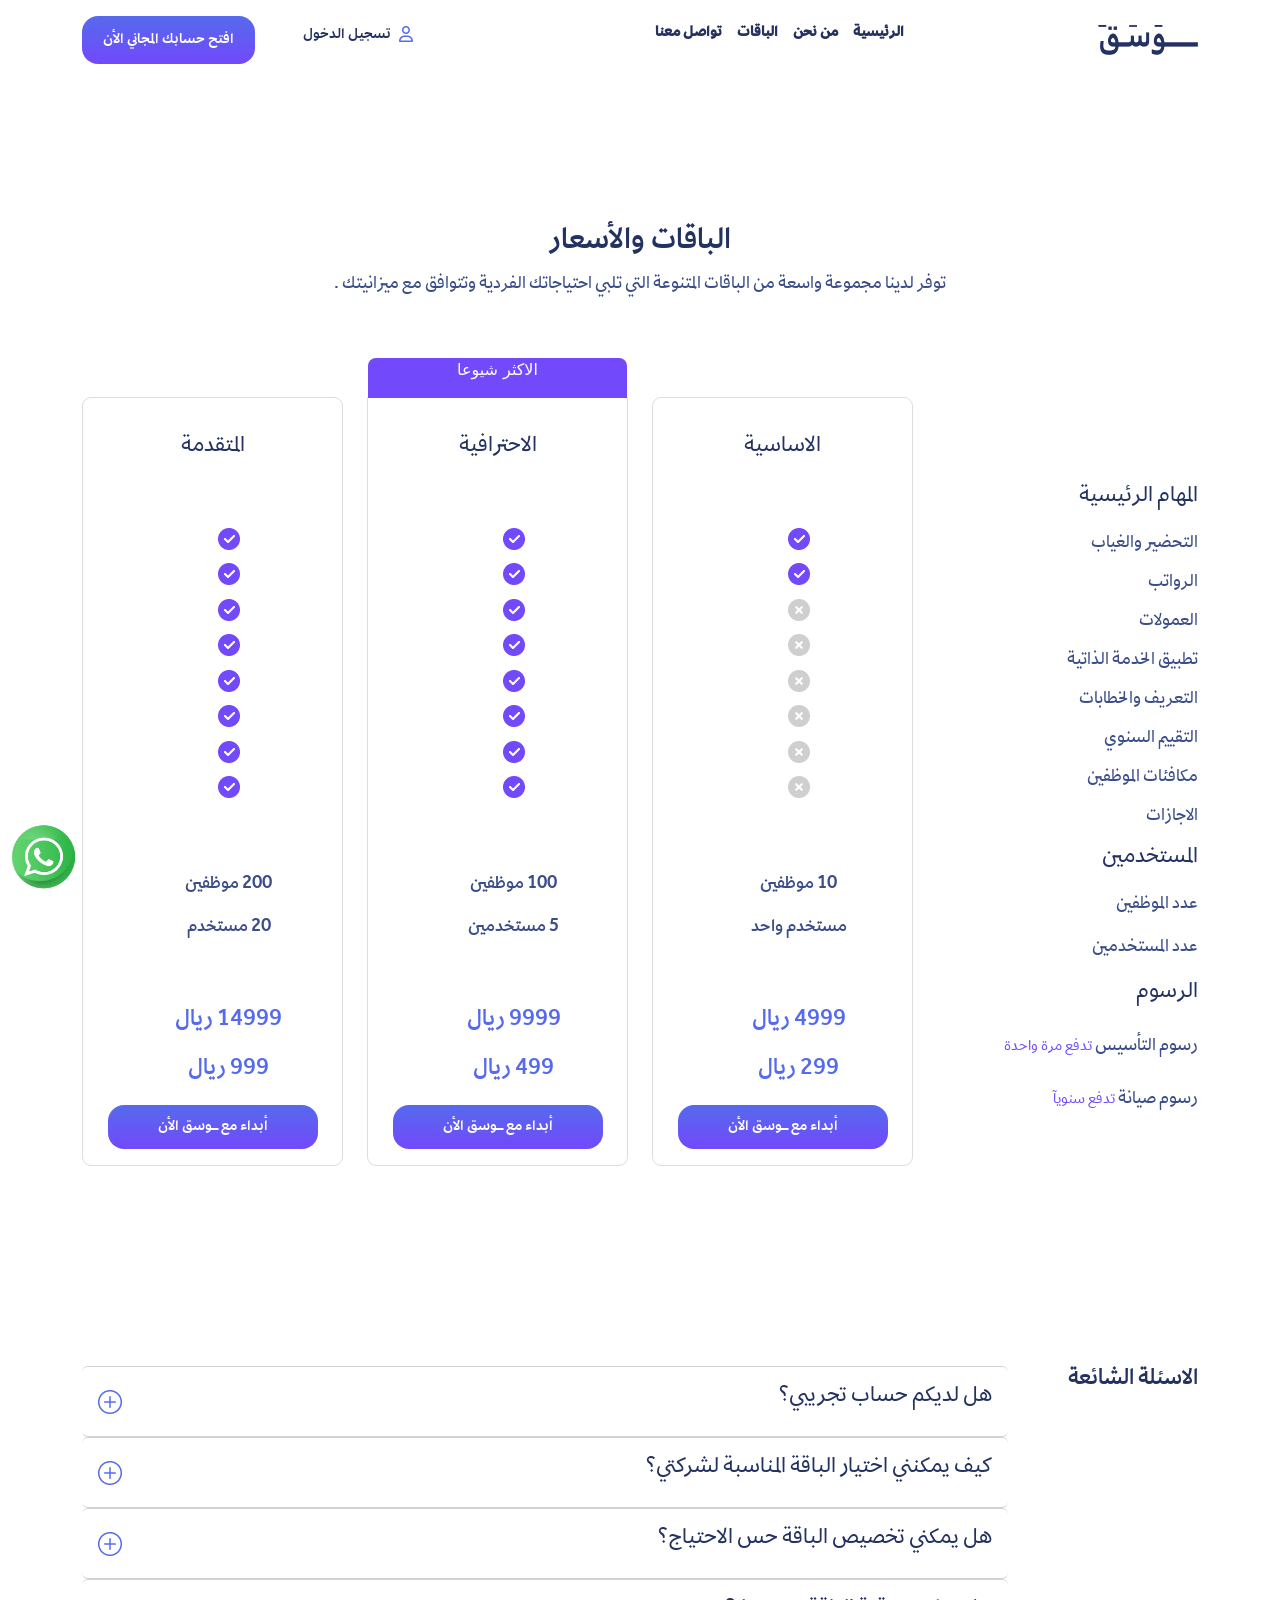
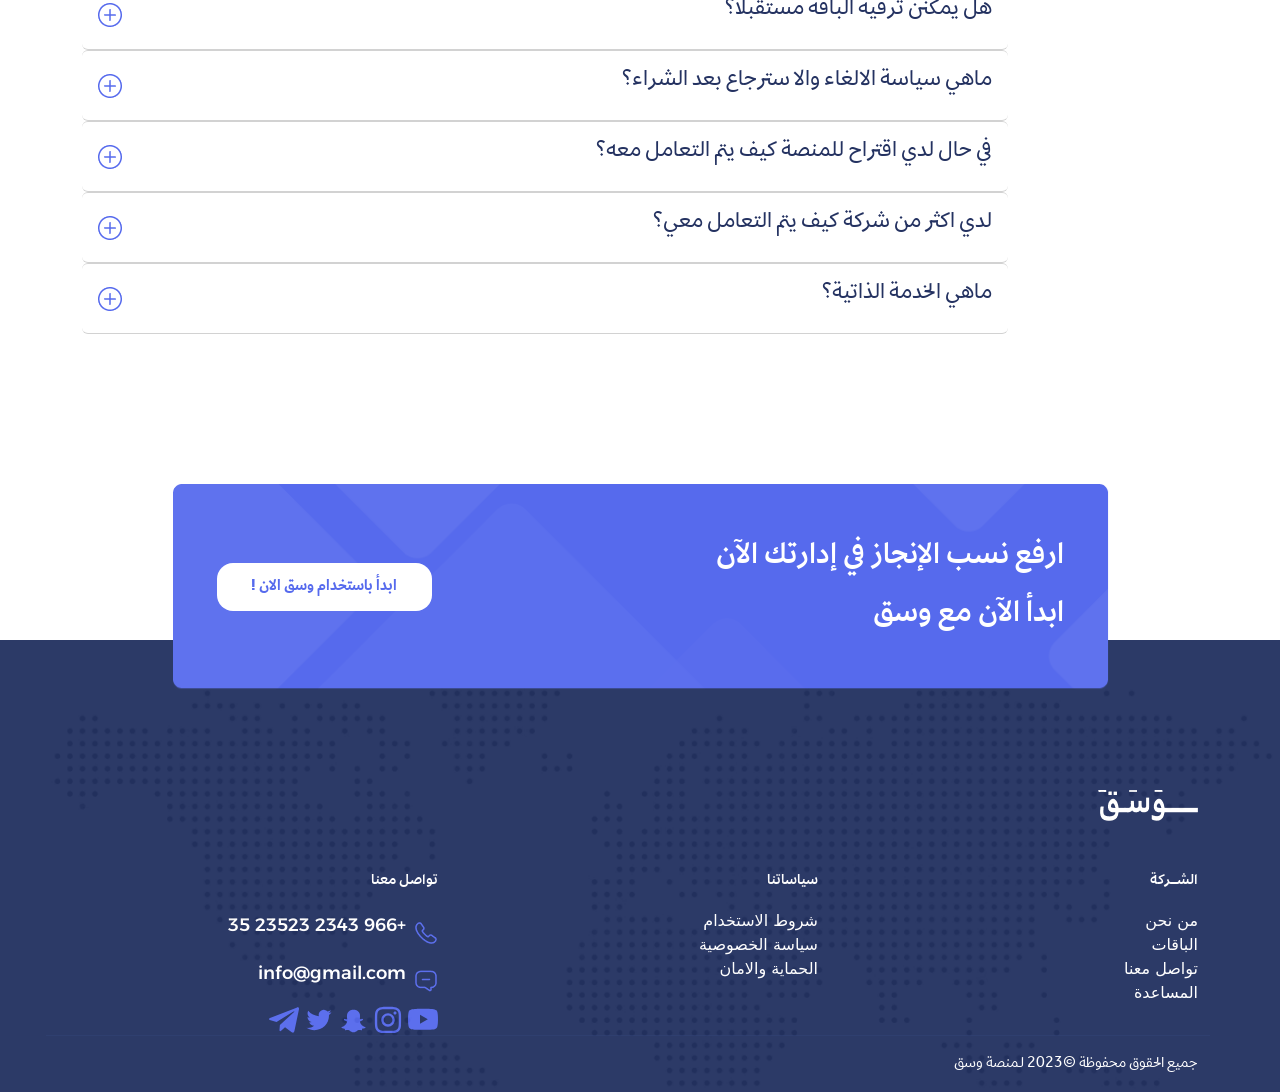
<file: price.html>
<!DOCTYPE html>
<html lang="ar" dir="rtl">
<head>
    <meta charset="UTF-8">
    <meta name="viewport" content="width=device-width, initial-scale=1.0">
     
    <link href="https://cdn.jsdelivr.net/npm/bootstrap@5.3.0/dist/css/bootstrap.min.css" rel="stylesheet" integrity="sha384-9ndCyUaIbzAi2FUVXJi0CjmCapSmO7SnpJef0486qhLnuZ2cdeRhO02iuK6FUUVM" crossorigin="anonymous">
    <link rel="stylesheet" href="https://cdnjs.cloudflare.com/ajax/libs/font-awesome/6.4.0/css/all.min.css" integrity="sha512-iecdLmaskl7CVkqkXNQ/ZH/XLlvWZOJyj7Yy7tcenmpD1ypASozpmT/E0iPtmFIB46ZmdtAc9eNBvH0H/ZpiBw==" crossorigin="anonymous" referrerpolicy="no-referrer" />

    <link rel="stylesheet" href="https://cdn.jsdelivr.net/npm/@splidejs/splide@4.1.4/dist/css/splide.min.css">



    <link rel="stylesheet" href="style.css">
    <link rel="stylesheet" href="normalise.css">

    <title>Document</title>
</head>
<body>
    <div class="parent">
        <nav id="navbar" class="container justify-content-between align-items-center pt-2">
            <div id="menu" class="menu">
                <img id="menu-img" src="img/menu-dark.png" alt="">
            </div>
            <div class="logo">
                <img id="logo-dark" src="img/logo-dark.png" alt="">
            </div>
           

                <ul id="nav-ul" class="nav-ul d-flex align-items-center ">
                    <div class="d-flex justify-content-between align-items-center mb-5">
                        <img src="img/logo-dark.png" class="mobile-logo" id="mobile-logo" alt="">
                        <i id="mobile-arrow" class="fa-solid fa-arrow-right mobile-arrow"></i>
                    </div>
        
                    <li>
                        <a  class="navbar-a-mobile" style="color: #243261;" href="index.html">
                            <img class="img-ul-mobile ml-2" src="img/house.png" alt="">
                            الرئيسية
                        </a>
                    </li>
                    <li>                              
                        <a class="navbar-a-mobile" style="color: #243261;" href="">
                        <img class="img-ul-mobile ml-2" src="img/inter.png" alt="">
                        من نحن
                    </a></li>
                    <li>
                        <a class="navbar-a-mobile" style="color: #243261;" href="price.html">
                            <img class="img-ul-mobile ml-2" src="img/crow.png" alt="">
                            الباقات
                        </a>
                    </li>
                    <li>
                        <a class="navbar-a-mobile" style="color: #243261;" href="">
                            <img class="img-ul-mobile ml-2" src="img/contact.png" alt="">
                            تواصل معنا
                        </a>
                    </li>
                    <li  class="li-login" id="li-login">
                        <a  href="">
                            <img class="img-ul-mobile ml-2" src="img/login.png" alt="">
                            تسجيل الدخول
                        </a>
                    </li>
                </ul>

           

            
            <div class="content-nav d-flex align-items-center gap-5 ">
 
                <a   href="#" class="login d-flex  gap-2">
                    <i id="login-i" style="color: #566AED;" class="fa-regular fa-user login-i"></i>
                    <h2 id="login-h2" style="color: #243261;" class="login-h2">تسجيل الدخول</h2>
                </a>
                <div class="">
                    <button class="btn btn-acc dn">افتح حسابك المجاني الأن</button>
                </div>

            </div>
           

        </nav>

        <div class="prices container  ">
            <div class="price-titles text-center">
                <h2>الباقات والأسعار</h2>
                <p>توفر لدينا مجموعة واسعة من الباقات المتنوعة التي تلبي احتياجاتك الفردية وتتوافق مع ميزانيتك .</p>

            </div>
            <table>
                <div class="row">
                    <div class="col-lg-3 mt-7">
       
                        <h1 class="title-price">المهام الرئيسية</h1>
                        <ul class="ul-price">
                            <li class="mb-3">التحضير والغياب</li>
                            <li class="mb-3">الرواتب</li>
                            <li class="mb-3">العمولات</li>
                            <li class="mb-3">تطبيق الخدمة الذاتية</li>
                            <li class="mb-3">التعريف والخطابات</li>
                            <li class="mb-3">التقييم السنوي</li>
                            <li class="mb-3">مكافئات الموظفين</li>
                            <li class="mb-3">الاجازات</li>
                        </ul>
                        <h1 class="title-price">المستخدمين</h1>
                        <ul class="ul-price">
                            <li class="num">عدد الموظفين</li>
                            <li class="num">عدد المستخدمين</li>
                        </ul>
                        <h1 class="title-price">الرسوم</h1>
                        <ul class="ul-price ry">
                            <li class="riyal-li">رسوم التأسيس <span>تدفع مرة واحدة</span></li>
                            <li class="riyal-li">رسوم صيانة <span>تدفع سنويآ</span></li>
                
                        </ul>
                    </div>
                    <div class="col-lg-3">
                        <div class="box-price text-center">
                            <h1 class="price-category">الاساسية</h1>
                            <br>
                            <ul class="">
                               <li class="yes-no mt-4"><img src="img/yes.png" alt=""></li> 
                               <li class="yes-no"><img src="img/yes.png" alt=""></li>
                                
                               <li class="yes-no"><img src="img/no.png" alt=""></li> 
                               <li class="yes-no"><img src="img/no.png" alt=""></li> 
                               <li class="yes-no"><img src="img/no.png" alt=""></li> 
                               <li class="yes-no"><img src="img/no.png" alt=""></li> 
                               <li class="yes-no"><img src="img/no.png" alt=""></li> 
                               <li class="yes-no"><img src="img/no.png" alt=""></li> 

                    
       
                
                            </ul>
                            <br>
                            <br>
                            <ul class="ul-num">
                                <li class="li-num">10 موظفين</li> 
                                <li class="li-num">مستخدم واحد</li>
                             </ul>
                             <br>
                             <br>
                             <ul class="">
                                <li class="riyal">4999 ريال</li> 
                                <li class="riyal">299 ريال</li>
                             </ul>
                             <div class=" d-flex align-items-center justify-content-center">
                                <button class="btn strt align-items-center mb-3 justify-content-center gap-3">
                                    أبداء مع ــــــوسق الأن
                                    
                                </button>
                            </div>

                
                        </div>
                    </div>
                    <div class="col-lg-3">
                        <div class="box-price-no more text-center">
                            <h1 class="price-category">الاحترافية</h1>
                            <br>
                            <ul class="">
                               <li class="yes-no mt-4"><img src="img/yes.png" alt=""></li> 
                               <li class="yes-no"><img src="img/yes.png" alt=""></li>
                                
                               <li class="yes-no"><img src="img/yes.png" alt=""></li> 
                               <li class="yes-no"><img src="img/yes.png" alt=""></li> 
                               <li class="yes-no"><img src="img/yes.png" alt=""></li> 
                               <li class="yes-no"><img src="img/yes.png" alt=""></li> 
                               <li class="yes-no"><img src="img/yes.png" alt=""></li> 
                               <li class="yes-no"><img src="img/yes.png" alt=""></li> 

                    
       
                
                            </ul>
                            <br>
                            <br>
                            <ul class="ul-num">
                                <li class="li-num">100 موظفين</li>
                                <li class="li-num">5 مستخدمين</li>
                             </ul>
                             <br>
                             <br>
                             <ul class="">
                                <li class="riyal">9999 ريال</li> 
                                <li class="riyal">499 ريال</li>
                             </ul>
                             <div class=" d-flex align-items-center justify-content-center">
                                <button class="btn strt align-items-center mb-3 justify-content-center gap-3">
                                    أبداء مع ــــــوسق الأن
                                    
                                </button>
                            </div>

                
                        </div>
                    </div>
                    <div class="col-lg-3">
                        <div class="box-price text-center">
                            <h1 class="price-category">المتقدمة</h1>
                            <br>
                            <ul class="">
                               <li class="yes-no mt-4"><img src="img/yes.png" alt=""></li> 
                               <li class="yes-no"><img src="img/yes.png" alt=""></li>
                                
                               <li class="yes-no"><img src="img/yes.png" alt=""></li> 
                               <li class="yes-no"><img src="img/yes.png" alt=""></li> 
                               <li class="yes-no"><img src="img/yes.png" alt=""></li> 
                               <li class="yes-no"><img src="img/yes.png" alt=""></li> 
                               <li class="yes-no"><img src="img/yes.png" alt=""></li> 
                               <li class="yes-no"><img src="img/yes.png" alt=""></li> 

                    
       
                
                            </ul>
                            <br>
                            <br>
                            <ul class="ul-num">
                                <li class="li-num">200 موظفين</li> 
                                <li class="li-num">20 مستخدم</li>
                             </ul>
                             <br>
                             <br>
                             <ul class="">
                                <li class="riyal">14999 ريال</li>
                                <li class="riyal">999 ريال</li>
                             </ul>
                             <div class=" d-flex align-items-center justify-content-center">
                                <button class="btn strt align-items-center mb-3 justify-content-center gap-3">
                                    أبداء مع ــــــوسق الأن
                                   
                                </button>
                            </div>

                
                        </div>
                    </div>
                    
                </div>

            </table>
 
     

        </div>
        <div  class="prices-med mt-15 ">
            <div class="price-titles container text-center">
                <h2>الباقات والأسعار</h2>
                <p>توفر لدينا مجموعة واسعة من الباقات المتنوعة التي تلبي احتياجاتك الفردية وتتوافق مع ميزانيتك .</p>

            </div>
            <div id="prices-med" class="start-ctg ">
                <div class="ctg d-flex justify-content-center align-items-center ">
                    <div class="ctg-box">
                        <h2>الاساسية</h2>
    
                    </div>
                    <div class="ctg-box pro">
                        <h2>الاحترافية</h2>
    
                    </div>
                    <div class="ctg-box">
                        <h2>المتقدمة</h2>
    
                    </div>
                </div>
                <div class="start-boxs d-flex justify-content-center align-items-center">
                    <div class="box-start">
                        <button class="btn start-btn">ابدأ الآن</button>
                    </div>
                    <div class="box-start">
                        <button class="btn start-btn">ابدأ الآن</button>
                    </div>
                    <div class="box-start">
                        <button class="btn start-btn">ابدأ الآن</button>
                    </div>
    
                </div>
            </div>
            <div class="price-m-one">
                <div class="div-m-title mt-4">
                    <h2 class="price-m-title ">المهام الرئيسية</h2>

                </div>

                <div class="price-m-box">
                    <h2 class="table-h2">التحضير والغياب</h2>
                    <div class="box-table d-flex align-items-center justify-content-center">
                        <div class="table-one">
                            <img src="img/yes.png" alt="">
                        </div>
                        <div class="table-one">
                            <img src="img/yes.png" alt="">
                        </div>
                        <div class="table-one">
                            <img src="img/yes.png" alt="">
                        </div>
                    </div>
                </div>
                <div class="price-m-box">
                    <h2 class="table-h2">الرواتب</h2>
                    <div class="box-table d-flex align-items-center justify-content-center">
                        <div class="table-one">
                            <img src="img/yes.png" alt="">
                        </div>
                        <div class="table-one">
                            <img src="img/yes.png" alt="">
                        </div>
                        <div class="table-one">
                            <img src="img/yes.png" alt="">
                        </div>
                    </div>
                </div>
                <div class="price-m-box">
                    <h2 class="table-h2">العمولات</h2>
                    <div class="box-table d-flex align-items-center justify-content-center">
                        <div class="table-one">
                            <img src="img/no.png" alt="">
                        </div>
                        <div class="table-one">
                            <img src="img/yes.png" alt="">
                        </div>
                        <div class="table-one">
                            <img src="img/yes.png" alt="">
                        </div>
                    </div>
                </div>
                <div class="price-m-box">
                    <h2 class="table-h2">تطبيق الخدمة الذاتية</h2>
                    <div class="box-table d-flex align-items-center justify-content-center">
                        <div class="table-one">
                            <img src="img/no.png" alt="">
                        </div>
                        <div class="table-one">
                            <img src="img/yes.png" alt="">
                        </div>
                        <div class="table-one">
                            <img src="img/yes.png" alt="">
                        </div>
                    </div>
                </div>
                <div class="price-m-box">
                    <h2 class="table-h2">التعريف والخطابات</h2>
                    <div class="box-table d-flex align-items-center justify-content-center">
                        <div class="table-one">
                            <img src="img/no.png" alt="">
                        </div>
                        <div class="table-one">
                            <img src="img/yes.png" alt="">
                        </div>
                        <div class="table-one">
                            <img src="img/yes.png" alt="">
                        </div>
                    </div>
                </div>
                <div class="price-m-box">
                    <h2 class="table-h2">التقييم السنوي</h2>
                    <div class="box-table d-flex align-items-center justify-content-center">
                        <div class="table-one">
                            <img src="img/no.png" alt="">
                        </div>
                        <div class="table-one">
                            <img src="img/yes.png" alt="">
                        </div>
                        <div class="table-one">
                            <img src="img/yes.png" alt="">
                        </div>
                    </div>
                </div>
                <div class="price-m-box">
                    <h2 class="table-h2">مكافئات الموظفين</h2>
                    <div class="box-table d-flex align-items-center justify-content-center">
                        <div class="table-one">
                            <img src="img/no.png" alt="">
                        </div>
                        <div class="table-one">
                            <img src="img/yes.png" alt="">
                        </div>
                        <div class="table-one">
                            <img src="img/yes.png" alt="">
                        </div>
                    </div>
                </div>
                <div class="price-m-box">
                    <h2 class="table-h2">الاجازات</h2>
                    <div class="box-table d-flex align-items-center justify-content-center">
                        <div class="table-one">
                            <img src="img/no.png" alt="">
                        </div>
                        <div class="table-one">
                            <img src="img/yes.png" alt="">
                        </div>
                        <div class="table-one">
                            <img src="img/yes.png" alt="">
                        </div>
                    </div>
                </div>
              
                

            </div>
            <div class="price-m-two">
                <div class="div-m-title mt-4">
                    <h2 class="price-m-title ">المستخدمين</h2>

                </div>

                <div class="price-m-box">
                    <h2 class="table-h2">عدد الموظفين</h2>
                    <div class="box-table d-flex align-items-center justify-content-center">
                        <div class="table-one">
                            <p>10 موظفين</p>
                        </div>
                        <div class="table-one">
                            <p>100 موظفين</p>
                        </div>
                        <div class="table-one">
                            <p>200 موظفين</p>
                        </div>
                    </div>
                </div>
                <div class="price-m-box">
                    <h2 class="table-h2">عدد المستخدمين</h2>
                    <div class="box-table d-flex align-items-center justify-content-center">
                        <div class="table-one">
                            <p>مستخدم واحد</p>
                        </div>
                        <div class="table-one">
                            <p>5 مستخدمين</p>
                        </div>
                        <div class="table-one">
                            <p>20 مستخدم</p>
                        </div>
                    </div>
                </div>
  
              
                

            </div>
            <div class="price-m-three">
                <div class="div-m-title mt-4">
                    <h2 class="price-m-title ">الرسوم</h2>

                </div>

                <div class="price-m-box">
                    <h2 class="table-h2">رسوم التأسيس <span>تدفع مرة واحدة</span></h2>
                    <div class="box-table d-flex align-items-center justify-content-center">
                        <div class="table-one">
                            <h4>4999 ريال</h4>
                        </div>
                        <div class="table-one">
                            <h4>9999 ريال</h4>
                        </div>
                        <div class="table-one">
                            <h4>14999 ريال</h4>
                        </div>
                    </div>
                </div>
                <div class="price-m-box">
                    <h2 class="table-h2">رسوم صيانة <span>تدفع سنويآ</span></h2>
                    <div class="box-table d-flex align-items-center justify-content-center">
                        <div class="table-one">
                            <h4>299 ريال</h4>
                        </div>
                        <div class="table-one">
                            <h4>499 ريال</h4>
                        </div>
                        <div class="table-one">
                            <h4>999 ريال</h4>
                        </div>
                    </div>
                </div>
  
              
                

            </div>
 


        </div>
        <div class="question container mt-5">
            <div class="row">
                <div class="col-lg-2 ques-p-col ">
                    <p class="ques-p">الاسئلة الشائعة</p>

                </div>
                <div class="col-lg-10">
                    <div class="ques-boxs">
                        <div style="border-left: none;border-right: none;" class="ques-box card card-body">
                            
                            <div  class="d-flex justify-content-between align-items-center">
                                <h2 class="colapse-h2">هل لديكم حساب تجريبي؟</h2>
                                <a id="plusbtn" class="" data-bs-toggle="collapse" href="#collapseExample" role="button" aria-expanded="false" aria-controls="collapseExample">
                                  <img id="img-cl" src="img/plus.png" alt="">
                                </a>
        
                              </div>
                              <div class="collapse" id="collapseExample">
                                <p class="colapse-p">
                                    نعم، بامكانك انشاء حساب  تجريبي لمدة 7 ايام وتجربة المنصة من                     
                                        <button class=" p-2 btn-2 btn-acc-3 align-items-center justify-content-center ">
                                            افتح حسابك التجريبي الأن
                                            <i class="fa-solid fa-arrow-left"></i>
                                        </button>
                                    </div>
                        </div>
        
                        <div style="border-left: none;border-right: none;" class="ques-box card card-body">
                            
                            <div  class="d-flex justify-content-between align-items-center">
                                <h2 class="colapse-h2"> كيف يمكنني اختيار  الباقة المناسبة لشركتي؟</h2>
                                <a id="plusbtn1" class="" data-bs-toggle="collapse" href="#collapseExample1" role="button" aria-expanded="false" aria-controls="collapseExample1">
                                  <img id="img-cl1" src="img/plus.png" alt="">
                                </a>
        
                              </div>
                              <div class="collapse" id="collapseExample1">
                                <p class="colapse-p">
                                    يعتمد على عدد الموظفين والعمليات اليومية الروتينية، لدينا 3 باقات حسب عدد الموظفين لكل شركة.                     </p>
                              </div>
                        </div>
                        <div style="border-left: none;border-right: none;" class="ques-box card card-body">
                            
                            <div  class="d-flex justify-content-between align-items-center">
                                <h2 class="colapse-h2">هل يمكني تخصيص الباقة حس الاحتياج؟</h2>
                                <a id="plusbtn2" class="" data-bs-toggle="collapse" href="#collapseExample2" role="button" aria-expanded="false" aria-controls="collapseExample2">
                                  <img id="img-cl2" src="img/plus.png" alt="">
                                </a>
        
                              </div>
                              <div class="collapse" id="collapseExample2">
                                <p class="colapse-p">
                                    لا، هناك 3 باقات نعتقد انها مناسبة حسب عدد الموظفين.                       </p>
                              </div>
                        </div>
                        <div style="border-left: none;border-right: none;" class="ques-box card card-body">
                            
                            <div  class="d-flex justify-content-between align-items-center">
                                <h2 class="colapse-h2">هل يمكنن ترقية الباقة  مستقبلا؟</h2>
                                <a id="plusbtn3" class="" data-bs-toggle="collapse" href="#collapseExample3" role="button" aria-expanded="false" aria-controls="collapseExample3">
                                  <img id="img-cl3"  src="img/plus.png" alt="">
                                </a>
        
                              </div>
                              <div class="collapse" id="collapseExample3">
                                <p class="colapse-p">
                                    نعم ،وستقوم بدفع الفرق  بين الباقتين.                       </p>
                              </div>
                        </div>
                        <div style="border-left: none;border-right: none;" class="ques-box card card-body">
                            
                            <div  class="d-flex justify-content-between align-items-center">
                                <h2 class="colapse-h2">ماهي سياسة الالغاء والا سترجاع بعد الشراء؟</h2>
                                <a id="plusbtn4" class="" data-bs-toggle="collapse" href="#collapseExample4" role="button" aria-expanded="false" aria-controls="collapseExample4">
                                  <img id="img-cl4" src="img/plus.png" alt="">
                                </a>
        
                              </div>
                              <div class="collapse" id="collapseExample4">
                                <p class="colapse-p">
                                    بامكانك تجربة المنصة لمدة 7 ايام  قبل شراء الباقة.                      </p>
                              </div>
                        </div>
                        <div style="border-left: none;border-right: none;" class="ques-box card card-body">
                            
                            <div  class="d-flex justify-content-between align-items-center">
                                <h2 class="colapse-h2">في حال لدي اقتراح للمنصة كيف يتم التعامل معه؟</h2>
                                <a id="plusbtn5" class="" data-bs-toggle="collapse" href="#collapseExample5" role="button" aria-expanded="false" aria-controls="collapseExample5">
                                  <img id="img-cl5" src="img/plus.png" alt="">
                                </a>
        
                              </div>
                              <div class="collapse" id="collapseExample5">
                                <p class="colapse-p">
                                    يمكنك اضافة الاقتراح في خانة الاقتراحات وسيتم  تنفيذ مجاناً  في حال اعتماده .                       </p>
                              </div>
                        </div>
                        <div style="border-left: none;border-right: none;" class="ques-box card card-body">
                            
                            <div  class="d-flex justify-content-between align-items-center">
                                <h2 class="colapse-h2">لدي اكثر من شركة كيف يتم التعامل معي؟</h2>
                                <a id="plusbtn6" class="" data-bs-toggle="collapse" href="#collapseExample6" role="button" aria-expanded="false" aria-controls="collapseExample6">
                                  <img id="img-cl6" src="img/plus.png" alt="">
                                </a>
        
                              </div>
                              <div class="collapse" id="collapseExample6">
                                <p class="colapse-p">
                                    بامكانك فتح حساب لكل شركة وسيكون  حساب  كل  شركة مستقل عن الاخر.                      </p>
                              </div>
                        </div>
                        <div style="border-left: none;border-right: none;" class="ques-box card card-body">
                            
                            <div  class="d-flex justify-content-between align-items-center">
                                <h2 class="colapse-h2">ماهي الخدمة الذاتية؟</h2>
                                <a id="plusbtn7" class="" data-bs-toggle="collapse" href="#collapseExample7" role="button" aria-expanded="false" aria-controls="collapseExample7">
                                  <img id="img-cl7" src="img/plus.png" alt="">
                                </a>
        
                              </div>
                              <div class="collapse" id="collapseExample7">
                                <p class="colapse-p">
                                    تطبيق للموظفين لتسجيل الحضور والاستئذان وتقديم طلبات الاجازة ومعاملاتهم واستعراض مسيراتهم                      </p>
                              </div>
                        </div>
        
                    </div>
                </div>
            </div>



             
        </div>
 
 


 
        <div class="begin container d-flex justify-content-between align-items-center p-5">
            <h1>ارفع نسب الإنجاز في إدارتك الآن<br>
                ابدأ الآن مع وسق
                
            </h1>
            <div class="btn-begin">
                <button>ابدأ باستخدام وسق الان !</button>

            </div>
            
        </div>


        <div class="footer ">
            <div class="container">
                <div class="logo-footer">
                    <img class="mb-5 mt-15" src="img/logo-footer.png" alt="">
                </div>
                <div class="row">
                    <div class="col-lg-4 col-sm-6 col-xs-6 mb-4">
                        <p class="title-footer">الشــــــركة</p>
                        <a href="#" class="d-block">من نحن</a>
                        <a href="price.html" class="d-block">الباقات</a>
                        <a href="#" class="d-block">تواصل معنا</a>
                        <a href="#" class="d-block">المساعدة</a>
    
                    </div>
                    <div class="col-lg-4 col-sm-6 col-xs-6 mb-4">
                        <p class="title-footer">سياساتنا</p>
                        <a href="#" class="d-block">شروط الاستخدام</a>
                        <a href="#" class="d-block">سياسة الخصوصية</a>
                        <a href="#" class="d-block">الحماية والامان</a>
                    </div>
                    <div class="col-lg-4 col-sm-12 col-xs-12">
                        <p class="title-footer">تواصل معنا</p>
                        <div class="call d-flex align-items-center gap-2">
                            <img src="img/call.png" alt="">
                            <p class="alix">+966 2343 23523 35</p>
                        </div>
                        <div class="message d-flex align-items-center gap-2">
                            <img src="img/message2.png" alt="">
                            <p class="alix">info@gmail.com</p>
                        </div>
                        <div class="icons">
                            <svg width="30" height="30" viewBox="0 0 30 30" fill="none" xmlns="http://www.w3.org/2000/svg">
                                <g clip-path="url(#clip0_9_721)">
                                <path d="M15.0956 3.74805H15.2625C16.8038 3.75367 24.6131 3.80992 26.7188 4.37617C27.3553 4.54899 27.9353 4.88584 28.4009 5.35306C28.8665 5.82029 29.2013 6.40152 29.3719 7.03867C29.5613 7.75117 29.6944 8.6943 29.7844 9.66742L29.8031 9.86242L29.8444 10.3499L29.8594 10.5449C29.9813 12.2587 29.9963 13.8637 29.9981 14.2143V14.3549C29.9963 14.7187 29.9794 16.4324 29.8444 18.2174L29.8294 18.4143L29.8125 18.6093C29.7188 19.6818 29.58 20.7468 29.3719 21.5305C29.2018 22.168 28.8672 22.7495 28.4015 23.2168C27.9359 23.6841 27.3556 24.0207 26.7188 24.193C24.5438 24.778 16.2769 24.8193 15.1313 24.8212H14.865C14.2856 24.8212 11.8894 24.8099 9.37688 24.7237L9.05813 24.7124L8.895 24.7049L8.57438 24.6918L8.25375 24.6787C6.1725 24.5868 4.19063 24.4387 3.2775 24.1912C2.64092 24.019 2.06075 23.6826 1.59511 23.2157C1.12947 22.7487 0.794713 22.1676 0.624375 21.5305C0.41625 20.7487 0.2775 19.6818 0.18375 18.6093L0.16875 18.4124L0.15375 18.2174C0.0612142 16.9469 0.00993725 15.6737 0 14.3999L0 14.1693C0.00375 13.7662 0.01875 12.373 0.12 10.8355L0.133125 10.6424L0.13875 10.5449L0.15375 10.3499L0.195 9.86242L0.21375 9.66742C0.30375 8.6943 0.436875 7.7493 0.62625 7.03867C0.796301 6.40126 1.13093 5.81975 1.59659 5.35245C2.06225 4.88515 2.64257 4.54847 3.27938 4.37617C4.1925 4.13242 6.17438 3.98242 8.25563 3.88867L8.57438 3.87555L8.89688 3.8643L9.05813 3.85867L9.37875 3.84555C11.1632 3.78812 12.9484 3.75625 14.7338 3.74992H15.0956V3.74805ZM12 9.7668V18.8005L19.7944 14.2855L12 9.7668Z" fill="#566AED"/>
                                </g>
                                <defs>
                                <clipPath id="clip0_9_721">
                                <rect width="30" height="30" fill="white"/>
                                </clipPath>
                                </defs>
                                </svg>
                                <svg xmlns="http://www.w3.org/2000/svg" width="30" height="30" viewBox="0 0 448 512"><!--! Font Awesome Free 6.4.2 by @fontawesome - https://fontawesome.com License - https://fontawesome.com/license (Commercial License) Copyright 2023 Fonticons, Inc. --><path d="M224.1 141c-63.6 0-114.9 51.3-114.9 114.9s51.3 114.9 114.9 114.9S339 319.5 339 255.9 287.7 141 224.1 141zm0 189.6c-41.1 0-74.7-33.5-74.7-74.7s33.5-74.7 74.7-74.7 74.7 33.5 74.7 74.7-33.6 74.7-74.7 74.7zm146.4-194.3c0 14.9-12 26.8-26.8 26.8-14.9 0-26.8-12-26.8-26.8s12-26.8 26.8-26.8 26.8 12 26.8 26.8zm76.1 27.2c-1.7-35.9-9.9-67.7-36.2-93.9-26.2-26.2-58-34.4-93.9-36.2-37-2.1-147.9-2.1-184.9 0-35.8 1.7-67.6 9.9-93.9 36.1s-34.4 58-36.2 93.9c-2.1 37-2.1 147.9 0 184.9 1.7 35.9 9.9 67.7 36.2 93.9s58 34.4 93.9 36.2c37 2.1 147.9 2.1 184.9 0 35.9-1.7 67.7-9.9 93.9-36.2 26.2-26.2 34.4-58 36.2-93.9 2.1-37 2.1-147.8 0-184.8zM398.8 388c-7.8 19.6-22.9 34.7-42.6 42.6-29.5 11.7-99.5 9-132.1 9s-102.7 2.6-132.1-9c-19.6-7.8-34.7-22.9-42.6-42.6-11.7-29.5-9-99.5-9-132.1s-2.6-102.7 9-132.1c7.8-19.6 22.9-34.7 42.6-42.6 29.5-11.7 99.5-9 132.1-9s102.7-2.6 132.1 9c19.6 7.8 34.7 22.9 42.6 42.6 11.7 29.5 9 99.5 9 132.1s2.7 102.7-9 132.1z"/></svg>
                                    
                            <svg width="29" height="29" viewBox="0 0 29 29" fill="none" xmlns="http://www.w3.org/2000/svg">
                                <path d="M14.3453 26.2994C12.9074 26.2994 11.948 25.6203 11.0913 25.0222C10.4823 24.5908 9.91196 24.1812 9.23892 24.0676C8.91847 24.0124 8.59377 23.9857 8.26863 23.9878C7.69829 23.9878 7.24517 24.0736 6.92254 24.1389C6.71713 24.1751 6.54554 24.209 6.41021 24.209C6.27004 24.209 6.09242 24.1703 6.02354 23.9335C5.96313 23.7401 5.92567 23.5565 5.88821 23.3788C5.79154 22.9317 5.71058 22.6575 5.54262 22.6297C3.74342 22.3554 2.66679 21.9409 2.45654 21.4503C2.43962 21.3972 2.41908 21.3416 2.41908 21.2993C2.407 21.1495 2.51575 21.025 2.66679 20.9972C4.09383 20.7616 5.37587 20.0015 6.45854 18.7521C7.29954 17.7818 7.70917 16.8442 7.74662 16.7427C7.74662 16.7306 7.7575 16.7306 7.7575 16.7306C7.96292 16.3065 8.00521 15.9452 7.88075 15.6491C7.64875 15.0933 6.88387 14.8565 6.36188 14.6945C6.22775 14.6583 6.11417 14.6148 6.0175 14.5822C5.57042 14.4045 4.82608 14.0263 4.92396 13.5043C4.99404 13.1273 5.49429 12.8579 5.90392 12.8579C6.0175 12.8579 6.11417 12.8748 6.19392 12.9183C6.65308 13.1273 7.06754 13.2349 7.42279 13.2349C7.86504 13.2349 8.07529 13.0681 8.12846 13.015C8.11721 12.776 8.10311 12.5371 8.08617 12.2984C7.97742 10.649 7.85417 8.60212 8.37617 7.42883C9.94458 3.91621 13.2735 3.63467 14.2595 3.63467L14.6897 3.625H14.7501C15.7349 3.625 19.0639 3.89929 20.6323 7.41796C21.1603 8.59125 21.031 10.6442 20.9223 12.2875L20.9114 12.3685C20.9018 12.5884 20.8848 12.7987 20.8752 13.015C20.9283 13.0572 21.1217 13.2192 21.5204 13.224C21.866 13.2143 22.243 13.1007 22.6732 12.9062C22.7923 12.8547 22.9204 12.8276 23.0502 12.8265C23.2012 12.8265 23.3523 12.8627 23.4815 12.9062H23.4924C23.8537 13.0415 24.0905 13.2941 24.0905 13.5587C24.1014 13.8064 23.9069 14.1834 22.9861 14.5556C22.8895 14.5918 22.7759 14.6365 22.6418 14.668C22.1294 14.825 21.3645 15.0727 21.1217 15.6225C20.9875 15.9125 21.0407 16.2847 21.2461 16.7052C21.2461 16.7149 21.257 16.7149 21.257 16.7149C21.3162 16.8659 22.8725 20.4003 26.3368 20.9767C26.4076 20.9886 26.4717 21.0258 26.5173 21.0813C26.5628 21.1368 26.5867 21.207 26.5845 21.2787C26.5854 21.333 26.5725 21.3866 26.5471 21.4346C26.3368 21.93 25.2699 22.3336 23.4598 22.614C23.293 22.6405 23.2121 22.916 23.1154 23.3631C23.0771 23.5495 23.0323 23.7345 22.9813 23.9177C22.9269 24.0954 22.8133 24.192 22.6188 24.192H22.5934C22.4211 24.1887 22.2496 24.1688 22.0811 24.1328C21.6382 24.0385 21.1866 23.9915 20.7338 23.9927C20.4091 23.9934 20.085 24.0205 19.7647 24.0736C19.0965 24.1824 18.5201 24.5968 17.9111 25.0282C17.0435 25.6203 16.0793 26.2994 14.6523 26.2994H14.3453Z" fill="#566AED"/>
                                </svg>
                            <svg width="30" height="30" viewBox="0 0 30 30" fill="none" xmlns="http://www.w3.org/2000/svg">
                                <path d="M27.5 7.24977C26.5604 7.65739 25.5668 7.92685 24.55 8.04977C25.6227 7.40892 26.4266 6.40075 26.8125 5.21227C25.8044 5.81235 24.701 6.23514 23.55 6.46227C22.7807 5.62799 21.7562 5.07264 20.6373 4.88334C19.5183 4.69403 18.3682 4.88147 17.3672 5.41626C16.3663 5.95105 15.5712 6.80294 15.1066 7.83832C14.6419 8.8737 14.5341 10.034 14.8 11.1373C12.7618 11.0342 10.7681 10.5035 8.94832 9.5796C7.12859 8.65574 5.52356 7.35939 4.2375 5.77477C3.78642 6.56248 3.5494 7.45455 3.55 8.36227C3.5484 9.20525 3.75527 10.0355 4.15219 10.7792C4.54912 11.5229 5.12377 12.1569 5.825 12.6248C5.00997 12.6026 4.21236 12.3839 3.5 11.9873V12.0498C3.50611 13.2309 3.91999 14.3736 4.67164 15.2847C5.42329 16.1958 6.46657 16.8193 7.625 17.0498C7.17907 17.1855 6.71609 17.257 6.25 17.2623C5.92736 17.2585 5.60553 17.2292 5.2875 17.1748C5.61739 18.1908 6.25578 19.0787 7.11384 19.715C7.97191 20.3512 9.00697 20.7042 10.075 20.7248C8.2715 22.1439 6.04485 22.9183 3.75 22.9248C3.33217 22.9261 2.91467 22.9011 2.5 22.8498C4.84304 24.3626 7.57352 25.1657 10.3625 25.1623C12.2871 25.1823 14.1964 24.8185 15.9789 24.0924C17.7614 23.3662 19.3813 22.2921 20.744 20.9329C22.1067 19.5737 23.185 17.9565 23.9157 16.1759C24.6464 14.3953 25.015 12.4869 25 10.5623V9.89977C25.9809 9.16829 26.8268 8.27155 27.5 7.24977Z" fill="#566AED"/>
                                </svg>
                                <svg width="30" height="30" viewBox="0 0 30 30" fill="none" xmlns="http://www.w3.org/2000/svg">
                                    <g clip-path="url(#clip0_9_726)">
                                    <path d="M27.5646 2.6615L0.985958 12.9638C-0.0836123 13.4436 -0.44537 14.4043 0.727442 14.9258L7.546 17.1039L24.0324 6.86227C24.9326 6.21932 25.8541 6.39076 25.0611 7.09805L10.9015 19.9849L10.4568 25.4385C10.8687 26.2806 11.6231 26.2845 12.1042 25.866L16.0217 22.1401L22.731 27.1901C24.2893 28.1174 25.1372 27.519 25.4725 25.8193L29.8731 4.87383C30.3301 2.78174 29.5509 1.85994 27.5646 2.6615Z" fill="#566AED"/>
                                    </g>
                                    <defs>
                                    <clipPath id="clip0_9_726">
                                    <rect width="30" height="30" fill="white"/>
                                    </clipPath>
                                    </defs>
                                    </svg>
                                    
                        </div>
                    </div>
                    <hr class="hr " style="color: #3B4E89;">
                    <p class="titre-p Copyright">جميع الحقوق محفوظة ©2023 لـمنصة وسق</p>
                </div>
 

            </div>


        </div>
        <div class="whats">
           <a href="#"><img class="img-fluid " src="img/whatsapp.png" alt=""></a> 
        </div>


        


    </div>
   


 
    
       
       
       <script src="https://cdn.jsdelivr.net/npm/bootstrap@5.3.0/dist/js/bootstrap.bundle.min.js" integrity="sha384-geWF76RCwLtnZ8qwWowPQNguL3RmwHVBC9FhGdlKrxdiJJigb/j/68SIy3Te4Bkz" crossorigin="anonymous"></script>
      
       <script src="https://code.jquery.com/jquery-3.6.0.min.js"></script>
       <script src="main-price.js"></script>
</body>
</html>
</file>
<file: style.css>
@import url('https://fonts.googleapis.com/css2?family=Alexandria:wght@300&display=swap');
*{
    padding: 0;
    margin: 0;
    box-sizing: border-box;
}
ul{
    list-style-type: none;
}
a{
    text-decoration: none;
}
.m-auto{
 margin: auto;
}
.mt-7{
    margin-top: 70px;
}

:root{
    --color-primary:#566AED;
    --color-black:#243261;
    --color-pr:#3B4E89;
}

.mt-15{
    margin-top: 150px;
}

.ml-3{
    margin-left: 30px;
}
.ml-2{
    margin-left: 20px;
}

.btn{
    background: linear-gradient(180deg, #566AED 0%, #7249FB 100%);
    border: none;
    font-family: "effra md";
    font-size: 16px;
    color: white;
    border-radius: 16px;
    text-align: center;
    transition: 0.4s ease;
}
.btn:hover{
    scale: 1.05;
}
.title-h2{
    color: #566AED;

font-family: "effra md";
font-size: 24px;


}
.title-p{
    color: #3B4E89;

    font-family: "effra rg";
    font-size: 16px;

    line-height: 24px; /* 150% */


}


  .parent{
    position: relative;
  }
  .whats{
    position: fixed;
    left: 8px;
    bottom: 8px;
    z-index: 200;
  }
  .whats img{
width: 70px;
height: 70px;
  }

 


/************************************************** header ************************************/


.logo img{
    width: 99.591px;
height: 29.828px;
}



header{
    background: linear-gradient(360deg, #243261 0%, #3B4E89 100%);


  
    padding-top: 20px;
    position: relative;
    
}
.active-nav{
    position: fixed;
    left: 0;
    top: 0;
    right: 0;
    background-color:white;
    box-shadow: 0px 4px 5px 0px rgba(0, 0, 0, 0.08);
    width: 100%;
    z-index: 200;
    height: 70px;
    padding: 20px;
  

  }


/* Add this CSS to your existing styles */
.laptop{
position: relative;
top: 25px;
  
}


nav{
    width: 80%;
    margin: auto;
    display: flex;
}
.nav-ul li a{
    color: white;
    font-size: 16px;
    font-family: "effra md";
    font-weight: 600;


}
.nav-ul li{
    padding-left: 15px;
}
.login h2{
    color: white;
    font-size: 16px;
    font-family: "effra md";
    

}
.login i{
    color: white;
    font-size: 16px;
    
    

}
.btn-acc{
    width: 173px;
    height: 48px;
}
.btn-acc-2{

    width: 215px;
    height: 48px;


}
.landing{
    padding-top: 150px;
}

.landing h1{
    color: #FFF;

font-family: "effra md";
font-size: 32px;
font-weight: 500;

line-height: 43px; 
}
.landing p{
    color: #FFF;

font-family: "effra md";
font-size: 16px;
line-height: 24px; 
}
.menu{
    display: none;
    cursor: pointer;
}

.mobile-arrow{
    color: white;
    display: none ;
    cursor: pointer;
}
.mobile-logo{
    width: 100px;
    height: 33px;
    display: none;
}
.img-ul-mobile{
    display: none;
}
.li-login{
    display: none;
}




  
  
  



@media (max-width:1400px){

}

@media (max-width:1200px){
    .nav-ul li a{
   
        font-size: 14px;
        
    
    
    }
    .nav-ul li{
        padding-left: 13px;
    }
    .login h2{

        font-size: 14px;
     
        
    
    }
    .login i{
        
        font-size: 14px;
        
        
    
    }
    .btn-account button{
    
        font-size: 14px;
        width: 130px;
        height: 40px;
        
    }
    .logo img{
        width: 80px;
    height: 20px;
    }


}
@media (max-width:968px){
    
    nav{
        width: 90%;
       
    }
    .nav-ul li a{
   
        font-size: 12px;
        
    
    
    }
    .content-nav{
        gap: 20px !important;
    }
    .nav-ul li{
        padding-left: 10px;
    }
    .login h2{

        font-size: 12px;
     
        
    
    }
    .login i{
        
        font-size: 12px;
        
        
    
    }
    .login {
        
        gap: 10px !important;
        
        
    
    }
    .btn-account button{
    
        font-size: 12.5px;
        width: 155px;
        height: 43px;
        
    }
    .logo img{
        width: 90px;
    height: 25px;
    }
    
}





@media (max-width:768px){
    .nav-ul{
        display: none !important;
    }
    .active{
        background: linear-gradient(360deg, #243261 0%, #3B4E89 100%);
        display: block !important;
    
        position: absolute;
        width: 100%;
        height: 100vh;
        left: 0;
        top: 0;
        z-index: 200;
        padding: 40px;
        
        
    }
    body.lock-scroll {
        overflow: hidden;
      }
    .active-img{
        display: inline-block;
    }

    header {
        background-attachment: scroll; /* أو يمكنك استخدام background-attachment: fixed; حسب تفضيلك */
    }
    .landing h1{
        margin-bottom: 40px;
    }
    .landing p{
        margin-bottom: 40px;
    }
    .whats img{
        width: 50px;
        height: 50px;
          }
        


    .dn{
        display: none ;
    }
    .login-h2{
        display: none;
    }
    .menu{
        display: block;
    }
    .login-i{
        font-size: 25px !important;

    }



    .nav-ul li a{
        font-size: 24px ;
        
    }
    .nav-ul li{
        margin-bottom:40px !important;
    }

    .active-mobile-logo{
        display: block;

    }
    .active-mobile-arrow{
        display: block;

    }



    
}
@media (max-width:576px){
    .landing h1{

    font-size: 24px;
    

    }
    .landing p{

    font-size: 12px;

    }
    .whats img{
        width: 40px;
        height: 40px;
          }
        



}











/**************************************************finish header ************************************/





/************************************************** why section ************************************/

.why{
    padding-top: 200px;
}



.box-why{
    border-radius: 9px;
border: 1px solid rgba(144, 144, 144, 0.10);
background: #FFF;
box-shadow: 0px 4px 5px 0px rgba(0, 0, 0, 0.03);
padding: 10px;
transition: all 0.4s;
}

.box-why h2{
    color: #243261;
text-align: right;

font-family: "effra md";
font-size: 24px;

}
.box-why img{
    width: 62px;
height: 62px;

}


.box-why:hover{
    border-radius: 9px;
border: 1px solid rgba(144, 144, 144, 0.10);
background: #566AED;
box-shadow: 0px 4px 5px 0px rgba(0, 0, 0, 0.03);
}
.box-why:hover h2{
color: white;

}
.box-why:hover svg path{
    fill: white;
}





@media (max-width:1200px){
    .box-why h2{

        font-size: 22px;
        
        }
    

}
@media (max-width:968px){
    .box-why h2{

        font-size: 21px;
        
        }
    
    
}

@media (max-width:767px){
    .box-why h2{

        font-size: 19px;
        
        }

    
}
@media (max-width:576px){
    .box-why h2{

    font-size: 17px;
    
    }
    .box-why img{
        width: 62px;
    height: 62px;
    }
    
}




/**************************************************finish why section ************************************/



/************************************************** fea section ************************************/
.features{
    padding-top: 200px;
}
.box-fea{
    border-radius: 9px;
border: 1px solid rgba(144, 144, 144, 0.10);
background: #FFF;
width: 272px;
height: 186px;
flex-direction: column;

padding: 20px;
overflow: hidden;
transition: 0.4s ease;



}
.box-fea img{
    width: 32px;
height: 32px;

}
.box-fea h2{
    color: #243261;
text-align: right;

font-family: "effra rg";
font-size: 24px;

}
.box-fea p{
    color: #3B4E89;
text-align: right;
font-family: "effra rg";
font-size: 16px;

}
.box-fea:hover{
    border-radius: 9px;
border: 1px solid rgba(144, 144, 144, 0.10);
background: #566AED;

}
.box-fea:hover h2{
    color: white;
}

.box-fea:hover p{
    color: white;
}
.box-fea:hover  svg path  {
    fill:white; /* تغيير اللون عند الهوفر */
  }



@media (max-width:1200px){

    

}
@media (max-width:968px){

    
    
}

@media (max-width:767px){
    .box-fea{
        border-radius: 9px;
    border: 1px solid rgba(144, 144, 144, 0.10);
    background: #FFF;
    width: 100%;
    height: 186px;
    display: flex;
    align-items: center;
    flex-direction: column;
    padding: 15px;
    
    
    }
 

    .box-fea h2{
       
    text-align: center;
    
   
    font-size: 24px;
    
    }
    .box-fea p{
       
    text-align: center;
    
    font-size: 16px;
    
    }

    
}
@media (max-width:576px){

    
}





/************************************************** finish fea section ************************************/










/************************************************** who section ************************************/


.who{
    padding-top: 200px;
}



.titre-h2{
color: #566AED;
text-align: right;
font-family: "effra rg";
font-size: 24px;

}
.titre-p{
color: #3B4E89;
text-align: right;
font-family: "effra rg";
font-size: 16px;

}


@media (max-width:1200px){
    .titre-h2{

        font-size: 23px;
        
        }
        .titre-p{

        font-size: 15.5px;
        
        }


    

}
@media (max-width:968px){


    
    
}

@media (max-width:767px){


    
}
@media (max-width:576px){


 
    
}


/************************************************** finish who section ************************************/



/************************************************** custemers section ************************************/
.splide__slide{
    border-radius: 9px;
    border: 1px solid rgba(144, 144, 144, 0.10);
    background: #FFF;
    padding: 30px;
}


.splide__slide h2{
    color: #3B4E89;
  text-align: center;
  font-family: "effra md";
  font-size: 16px;
  font-style: normal;
  font-weight: 500;
  line-height: 24px; /* 150% */
  }

.img-sl{
  width: 40px;
height: 40px;
display: flex;
margin: auto ;

}
.small-p{
  color: rgba(59, 78, 137, 0.70);
text-align: center;
font-family: "effra rg";
font-size: 12px;
font-style: normal;
font-weight: 400;
line-height: 24px; /* 200% */
}

.title-p-s{
    color: #3B4E89;

    font-family: "effra rg";
    font-size: 16px;

    line-height: 24px; /* 150% */


}

  

.splide__pagination{
    bottom: -30px;
}

.splide__pagination__page.is-active{
    background-color: #566AED;
 
}
  
/* تخصيص أنماط التركيز */
.splide__slide.is-active {
background-color: #566AED;

  }
  .splide__slide.is-active p{
    color: white;
  }
  .splide__slide.is-active h2{
    color: white;
  }
  /* لإزالة أسهم "التالي" و "السابق" بشكل نهائي */
.splide__arrows {
    display: none !important;
  }
  

  /* لشاشات الهواتف */
@media screen and (max-width: 767px) {
    .splide__slide {
      flex: 0 0 100%; /* تأكد من أن كل شريحة تحتل العرض بالكامل */
    }

  }

  @media (max-width:1200px){
    .title-p-s{
 
        font-size: 14px;
    
        
    
    
    }
    .splide__slide h2{
 
      font-size: 14px;
   
      }

    
    
    
    
        
    
    }

  
  









 
 


  

/*end slider*/

/************************************************** finish costomers section ************************************/

/************************************************** footer and begin section ************************************/
.begin{
    width: 943px;
height: 206px;
background-image: url("img/backgorund.png");
background-repeat: no-repeat;
background-size: cover;
margin: auto;
position: relative;
bottom: -50px;
z-index: 1;
margin-top: 100px;
}
.begin h1{
    color: #FFF;

font-family: "effra md";
font-size: 32px;
font-style: normal;
font-weight: 500;
line-height: 58px; /* 181.25% */
}
.btn-begin button{
    border-radius: 16px;
background: #FFF;
color: #566AED;
border: none;
width: 215px;
height: 48px;


font-family: "effra bold";
font-size: 16px;
font-style: normal;
font-weight: 700;
line-height: normal;
}


.footer{
    background: #243261;
   
 
    position: relative;
}
.footer p{
    color: white;
}
.footer a{
    color: white;
}
.alix{
    font-family: 'Alexandria', sans-serif;
    font-size: 18px;
font-style: normal;
font-weight: 500;
line-height: 32px; /* 177.778% */
}
.title-footer{
    color: #FFF;

font-family: "effra md";
font-size: 16px;
font-style: normal;
font-weight: 500;
line-height: 24px; /* 150% */
}

.footer::before {
    content: "";
    display: block;
    background-image: url("img/mask.png");
    
    background-size: cover;
    width: 100%;
    height: 100%; /* ارتفاع الصورة */
    position: absolute;
    pointer-events: none;
    z-index: 0; /* وضع الصورة خلف الـ footer */
  }

  .icons svg path {
  cursor: pointer;
  fill: #566AED;
    transition: fill 0.3s ease; /* انتقال سلس للتغييرات */

  }
  .icons svg path:hover{
    fill: white !important;
  }
  



@media (max-width:1200px){
    

.begin{
 width: 900px;
height: 196px;
}
.begin h1{

font-size: 27px;
line-height: 50px; 

}
.btn-begin button{
width: 180px;
height: 45px;
font-size: 15px;

}



    

}
@media (max-width:968px){

    .begin{
        width: 850px;
       height: 180px;
       }
       .begin h1{
       
       font-size: 25px;
       line-height: 40px; 
       
       }
       .btn-begin button{
       width: 160px;
       height: 40px;
       font-size: 14.5px;
       
       }
    
    
}

@media (max-width:767px){
    .begin{
        width: 800px;
       height: 150px;
       }
       .begin h1{
       
       font-size: 23px;
       line-height: 30px; 
       
       }
       .btn-begin button{
       width: 150px;
       height: 38px;
       font-size: 14px;
       
       }


    
}
@media (max-width:576px){
.footer{
    text-align: center;
}
.begin{
 width: 100%;
 height: 200px;
 bottom: -8px;
 background-image: url("img/mob.png");


 flex-direction: column;
 border-radius: 0px;
   }
   .begin h1{
   
   font-size: 15px;
   line-height: 30px; 
   
   }
   .btn-begin button{
   width: 140px;
   height: 35px;
   font-size: 12px;
   
   }
   .hr{
    width: 50%;
   }
   .call{
    justify-content: center;
   }
   .message{
    justify-content: center;
   }
   .Copyright{
    text-align: center;
   }
.alix{
    font-size: 14px;
}
 
    
}



/****************page2**************/



.prices{
    margin-top: 150px;
    
}
.price-titles{
    margin-bottom: 100px;
}
.price-titles h2{
    color: #243261;
text-align: center;
font-family: "effra md";
font-size: 32px;
font-style: normal;
font-weight: 500;
line-height: 43px; /* 134.375% */
}
.price-titles p{
    color: #3B4E89;
text-align: center;
font-family: "effra rg";
font-size: 19px;
font-style: normal;
font-weight: 400;
line-height: 24px; /* 150% */
}
.box-price{
    border-radius: 9px;
border: 1px solid rgba(144, 144, 144, 0.30);
}
.box-price-no{
    border-radius: 0 0 9px 9px;
border: 1px solid rgba(144, 144, 144, 0.30);
}
.is{
    display: flex;
    flex-direction: column;
}
.is img{
    width: 24px;
height: 24px;
flex-shrink: 0;
}
.more{
    position: relative;
}
.more::before{
    content: "الاكثر شيوعا";
    text-align: center;
    display: flex;
    justify-content: center;
    top: -40px;
    border-radius: 8px 8px 0px 0px;
    position: absolute;
    width: 100%;
    height: 40px;
    background-color: #7249FB;
    color: white;
}
.yes-no{
    margin-bottom: 11px;
}

.ul-price li{
    color: #3B4E89;
text-align: right;
font-family: "effra rg";
font-size: 19px;
font-style: normal;
font-weight: 400;
line-height: normal;
}
.title-price{
    color: #243261;
text-align: right;

font-family: "effra rg";
font-size: 24px;
font-style: normal;
font-weight: 400;
line-height: normal;
margin-bottom: 20px;
}
.price-category{
    color: #243261;
margin-top: 35px;

font-family: "effra rg";
font-size: 24px;
font-style: normal;
font-weight: 400;
line-height: normal;
}
.li-num{
    color: #3B4E89;
margin-bottom: 20px;

font-family: "effra md";
font-size: 19px;
font-style: normal;
font-weight: 500;
line-height: normal;
}
.num{
    margin-bottom: 20px;
}
.ul-num{
    margin-top: 10px;
}
.riyal{
    color: #566AED;

font-family: "effra md";
font-size: 24px;
font-style: normal;
font-weight: 500;
line-height: normal;
    margin-bottom: 20px;
}
.riyal-li{
    margin-bottom: 30px;
}
.ry{
    margin-top: 27px;
}
.ry span{
    color: #7249FB;

font-family: "effra rg";
font-size: 16px;
font-style: normal;
font-weight: 400;
line-height: normal;
}


.ctg{
    gap: 50px;
}

.prices-med{
    display: none;
}
.ctg-box{
    border-radius: 9px;
border: 1px solid rgba(144, 144, 144, 0.30);
padding: 10px 30px ;
}
.pro{
    position: relative;
    border-radius: 0 0 9px 9px;
}
.pro::before{
    content: "الاكثر شيوعا";
    text-align: center;
    display: flex;
    justify-content: center;
    top: -60px;
    left: 0;
    border-radius: 8px 8px 0px 0px;
    position: absolute;
    width: 100%;
    height: 60px;
    background-color: #7249FB;
    color: white;

}
.ctg-box h2{
    color: #243261;
text-align: center;

font-family: "effra rg";
font-size: 24px;
font-style: normal;
font-weight: 400;
line-height: normal;
}
.start-btn{
    padding: 10px 47px;
    
}
.start-boxs{
    gap: 50px;
    margin-top: 15px;
}

.price-m-title{
    color: #243261;
text-align: center;

font-family: "effra rg";
font-size: 32px;
font-style: normal;
font-weight: 400;
line-height: normal;



}
.div-m-title{
    background: rgba(86, 106, 237, 0.20);
   
    padding-top: 10px;
    padding-bottom: 5px;

}
.table-one{
    flex: 1;
    text-align: center;
    border-left:  rgba(86, 106, 237, 0.20) 1px solid;
    padding: 5px;
}
.box-table{
    border: 1px solid rgba(86, 106, 237, 0.20) ;
   
}
.table-h2{
    color: #3B4E89;
text-align: right;
margin-top: 10px;
font-family: "effra md";
font-size: 16px;
font-style: normal;
font-weight: 500;
line-height: normal;
margin-bottom: 15px;
}
.price-m-box{
    padding-left: 30px;
    padding-right: 30px;
}

.table-one p{
    color: #3B4E89;


text-align: center;
font-family: "effra md";
font-size: 16px;
font-style: normal;
font-weight: 400;
line-height: normal;
}
.table-one h4{
    color: #566AED;
    text-align: center;

    font-family: "effra md";
    font-size: 16px;
    font-style: normal;
    font-weight: 500;
    line-height: normal;
}
.table-h2 span{
    color: #7249FB;


font-family: "effra rg";
font-size: 16px;
font-style: normal;
font-weight: 400;
line-height: normal;
}

@media (max-width:576px){
    .price-titles p{

    font-size: 16px;

    }
    .ctg-box{

        padding: 5px 10px ;
    }
    .ctg{
        gap: 20px;
    }

    .pro::before{
 

        top: -30px;
        font-size: 10px;
        width: 100%;
        height: 30px;
  
    
    }
    .ctg-box h2{

    font-size: 16px;

    }
    .start-btn{
        padding: 8px 18px;
        font-size: 12px;
        
    }
    .start-boxs{
        gap: 20px;
        margin-top: 10px;
    }
    .price-m-title{
 
    font-size: 24px;

    
    }
    .div-m-title{
        
       
        padding-top: 6px;
        padding-bottom: 3px;
    
    }
    .price-m-box{
        padding-left: 5px;
        padding-right: 5px;
    }
        
}

.active-prices{
    position: fixed;
    z-index: 400;
background-color: white;
width: 100%;
height: 220px;
top: 0;
box-shadow: 0px 4px 5px 0px rgba(0, 0, 0, 0.08);
padding-top: 80px;
}






.ques-p{
    color: #243261;
text-align: right;

font-family: "effra md";
font-size: 24px;
font-style: normal;
font-weight: 500;
line-height: normal;
}

.colapse-h2{
    color: #243261;
text-align: right;

font-family: "effra rg";
font-size: 24px;
font-style: normal;
font-weight: 400;
line-height: normal;
}
.colapse-p{
    color: #3B4E89;
text-align: right;
font-family: "effra rg";
font-size: 16px;
font-style: normal;
font-weight: 400;
line-height: 24px; /* 150% */

}
.btn-acc-3{
    width: fit-content;
    height: 30px;
   
}
.strt{
    padding: 10px 50px;

}
.btn-2{
    background: linear-gradient(180deg, #566AED 0%, #7249FB 100%);
    border: none;
    font-family: "effra md";
    font-size: 10px;
    color: white;
    border-radius: 16px;
    text-align: center;
    transition: 0.4s ease;
    
}
.btn-2:hover{
    scale: 1.05;
}
.question{
    margin-top: 200px !important ;
}
@media (max-width:1200px){
    .strt{
        padding: 10px 25px;
    }
}
@media (max-width:767px){
    .navbar-a-mobile{
        color: white !important;
    }
    .ques-p-col{
        display: none;
    }
    .colapse-h2{
        
     
    font-size: 16px;

    }
    .colapse-p{

    font-size: 12px;
 
    
    }
    



    
}
@media (max-width:992px){


.prices{
    display: none;
}
.ques-p-col{
    display: flex;
    justify-content: center;
    align-items: center;
}
.prices-med{
    display: block;
}




    
}














@font-face {
    font-family: "effra md";
    src: url(fonts/alfont_com_AlFont_com_Effra_Md-1.ttf);
}
@font-face {
    font-family: "effra bold";
    src: url(fonts/alfont_com_Dalton-Maag-Effra-Bold.ttf);
}
@font-face {
    font-family: "effra rg";
    src: url(fonts/alfont_com_Effra_Rg.ttf);
}
</file>
<file: normalise.css>
/*! normalize.css v8.0.1 | MIT License | github.com/necolas/normalize.css */

/* Document
   ========================================================================== */

/**
 * 1. Correct the line height in all browsers.
 * 2. Prevent adjustments of font size after orientation changes in iOS.
 */

 html {
    line-height: 1.15; /* 1 */
    -webkit-text-size-adjust: 100%; /* 2 */
  }
  
  /* Sections
     ========================================================================== */
  
  /**
   * Remove the margin in all browsers.
   */
  
  body {
    margin: 0;
  }
  
  /**
   * Render the `main` element consistently in IE.
   */
  
  main {
    display: block;
  }
  
  /**
   * Correct the font size and margin on `h1` elements within `section` and
   * `article` contexts in Chrome, Firefox, and Safari.
   */
  
  h1 {
    font-size: 2em;
    margin: 0.67em 0;
  }
  
  /* Grouping content
     ========================================================================== */
  
  /**
   * 1. Add the correct box sizing in Firefox.
   * 2. Show the overflow in Edge and IE.
   */
  
  hr {
    box-sizing: content-box; /* 1 */
    height: 0; /* 1 */
    overflow: visible; /* 2 */
  }
  
  /**
   * 1. Correct the inheritance and scaling of font size in all browsers.
   * 2. Correct the odd `em` font sizing in all browsers.
   */
  
  pre {
    font-family: monospace, monospace; /* 1 */
    font-size: 1em; /* 2 */
  }
  
  /* Text-level semantics
     ========================================================================== */
  
  /**
   * Remove the gray background on active links in IE 10.
   */
  
  a {
    background-color: transparent;
  }
  
  /**
   * 1. Remove the bottom border in Chrome 57-
   * 2. Add the correct text decoration in Chrome, Edge, IE, Opera, and Safari.
   */
  
  abbr[title] {
    border-bottom: none; /* 1 */
    text-decoration: underline; /* 2 */
    text-decoration: underline dotted; /* 2 */
  }
  
  /**
   * Add the correct font weight in Chrome, Edge, and Safari.
   */
  
  b,
  strong {
    font-weight: bolder;
  }
  
  /**
   * 1. Correct the inheritance and scaling of font size in all browsers.
   * 2. Correct the odd `em` font sizing in all browsers.
   */
  
  code,
  kbd,
  samp {
    font-family: monospace, monospace; /* 1 */
    font-size: 1em; /* 2 */
  }
  
  /**
   * Add the correct font size in all browsers.
   */
  
  small {
    font-size: 80%;
  }
  
  /**
   * Prevent `sub` and `sup` elements from affecting the line height in
   * all browsers.
   */
  
  sub,
  sup {
    font-size: 75%;
    line-height: 0;
    position: relative;
    vertical-align: baseline;
  }
  
  sub {
    bottom: -0.25em;
  }
  
  sup {
    top: -0.5em;
  }
  
  /* Embedded content
     ========================================================================== */
  
  /**
   * Remove the border on images inside links in IE 10.
   */
  
  img {
    border-style: none;
  }
  
  /* Forms
     ========================================================================== */
  
  /**
   * 1. Change the font styles in all browsers.
   * 2. Remove the margin in Firefox and Safari.
   */
  
  button,
  input,
  optgroup,
  select,
  textarea {
    font-family: inherit; /* 1 */
    font-size: 100%; /* 1 */
    line-height: 1.15; /* 1 */
    margin: 0; /* 2 */
  }
  
  /**
   * Show the overflow in IE.
   * 1. Show the overflow in Edge.
   */
  
  button,
  input { /* 1 */
    overflow: visible;
  }
  
  /**
   * Remove the inheritance of text transform in Edge, Firefox, and IE.
   * 1. Remove the inheritance of text transform in Firefox.
   */
  
  button,
  select { /* 1 */
    text-transform: none;
  }
  
  /**
   * Correct the inability to style clickable types in iOS and Safari.
   */
  
  button,
  [type="button"],
  [type="reset"],
  [type="submit"] {
    -webkit-appearance: button;
  }
  
  /**
   * Remove the inner border and padding in Firefox.
   */
  
  button::-moz-focus-inner,
  [type="button"]::-moz-focus-inner,
  [type="reset"]::-moz-focus-inner,
  [type="submit"]::-moz-focus-inner {
    border-style: none;
    padding: 0;
  }
  
  /**
   * Restore the focus styles unset by the previous rule.
   */
  
  button:-moz-focusring,
  [type="button"]:-moz-focusring,
  [type="reset"]:-moz-focusring,
  [type="submit"]:-moz-focusring {
    outline: 1px dotted ButtonText;
  }
  
  /**
   * Correct the padding in Firefox.
   */
  
  fieldset {
    padding: 0.35em 0.75em 0.625em;
  }
  
  /**
   * 1. Correct the text wrapping in Edge and IE.
   * 2. Correct the color inheritance from `fieldset` elements in IE.
   * 3. Remove the padding so developers are not caught out when they zero out
   *    `fieldset` elements in all browsers.
   */
  
  legend {
    box-sizing: border-box; /* 1 */
    color: inherit; /* 2 */
    display: table; /* 1 */
    max-width: 100%; /* 1 */
    padding: 0; /* 3 */
    white-space: normal; /* 1 */
  }
  
  /**
   * Add the correct vertical alignment in Chrome, Firefox, and Opera.
   */
  
  progress {
    vertical-align: baseline;
  }
  
  /**
   * Remove the default vertical scrollbar in IE 10+.
   */
  
  textarea {
    overflow: auto;
  }
  
  /**
   * 1. Add the correct box sizing in IE 10.
   * 2. Remove the padding in IE 10.
   */
  
  [type="checkbox"],
  [type="radio"] {
    box-sizing: border-box; /* 1 */
    padding: 0; /* 2 */
  }
  
  /**
   * Correct the cursor style of increment and decrement buttons in Chrome.
   */
  
  [type="number"]::-webkit-inner-spin-button,
  [type="number"]::-webkit-outer-spin-button {
    height: auto;
  }
  
  /**
   * 1. Correct the odd appearance in Chrome and Safari.
   * 2. Correct the outline style in Safari.
   */
  
  [type="search"] {
    -webkit-appearance: textfield; /* 1 */
    outline-offset: -2px; /* 2 */
  }
  
  /**
   * Remove the inner padding in Chrome and Safari on macOS.
   */
  
  [type="search"]::-webkit-search-decoration {
    -webkit-appearance: none;
  }
  
  /**
   * 1. Correct the inability to style clickable types in iOS and Safari.
   * 2. Change font properties to `inherit` in Safari.
   */
  
  ::-webkit-file-upload-button {
    -webkit-appearance: button; /* 1 */
    font: inherit; /* 2 */
  }
  
  /* Interactive
     ========================================================================== */
  
  /*
   * Add the correct display in Edge, IE 10+, and Firefox.
   */
  
  details {
    display: block;
  }
  
  /*
   * Add the correct display in all browsers.
   */
  
  summary {
    display: list-item;
  }
  
  /* Misc
     ========================================================================== */
  
  /**
   * Add the correct display in IE 10+.
   */
  
  template {
    display: none;
  }
  
  /**
   * Add the correct display in IE 10.
   */
  
  [hidden] {
    display: none;
  }
</file>
